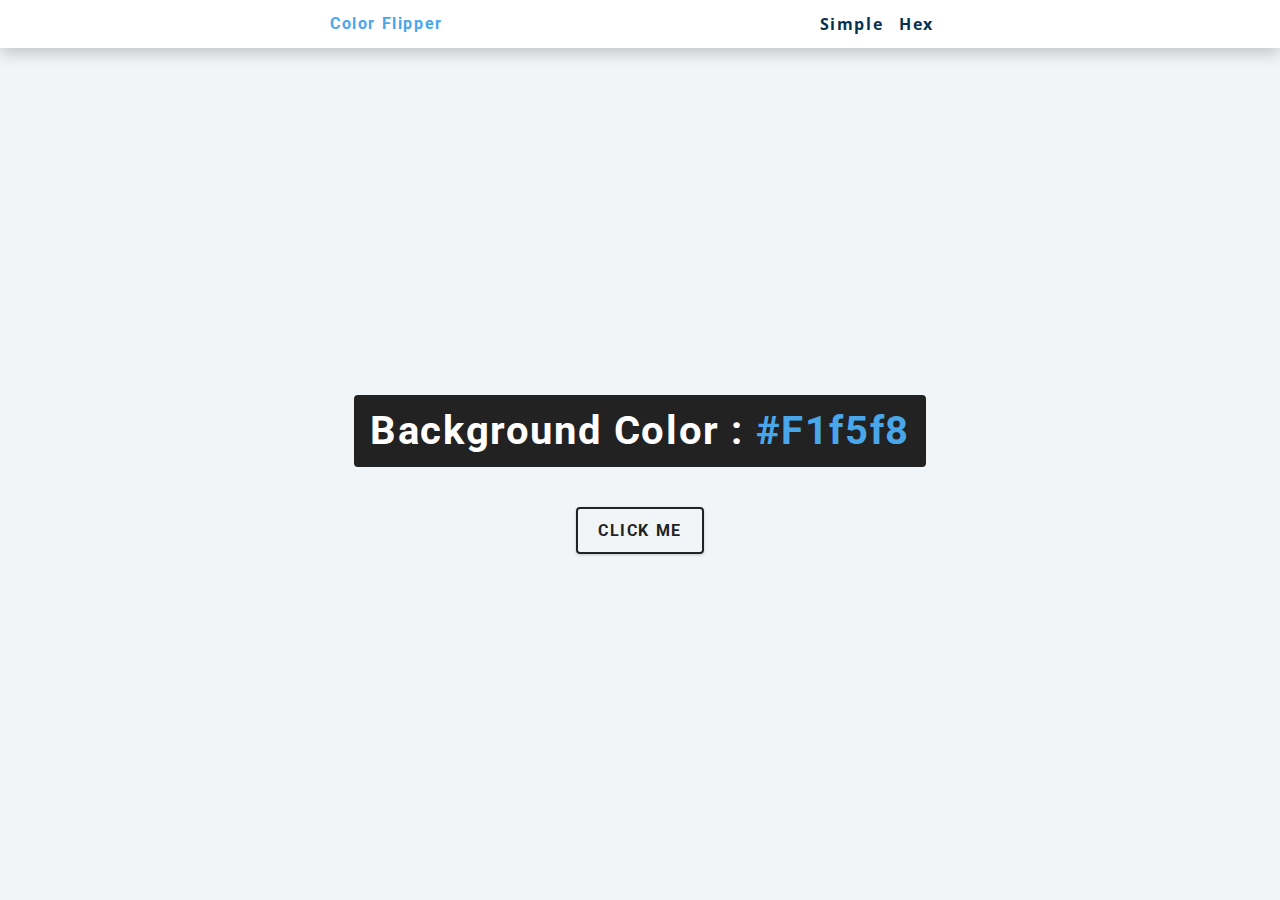
<file: 1-color-flipper/final/index.html>
<!DOCTYPE html>
<html lang="en">
  <head>
    <meta charset="UTF-8" />
    <meta name="viewport" content="width=device-width, initial-scale=1.0" />
    <title>Color Flipper || Simple</title>

    <!-- styles -->
    <link rel="stylesheet" href="styles.css" />
  </head>
  <body>
    <nav>
      <div class="nav-center">
        <h4>color flipper</h4>
        <ul class="nav-links">
          <li><a href="index.html">simple</a></li>
          <li><a href="hex.html">hex</a></li>
        </ul>
      </div>
    </nav>
    <main>
      <div class="container">
        <h2>background color : <span class="color">#f1f5f8</span></h2>
        <button class="btn btn-hero" id="btn">click me</button>
      </div>
    </main>
    <!-- javascript -->
    <script src="app.js"></script>
  </body>
</html>
</file>
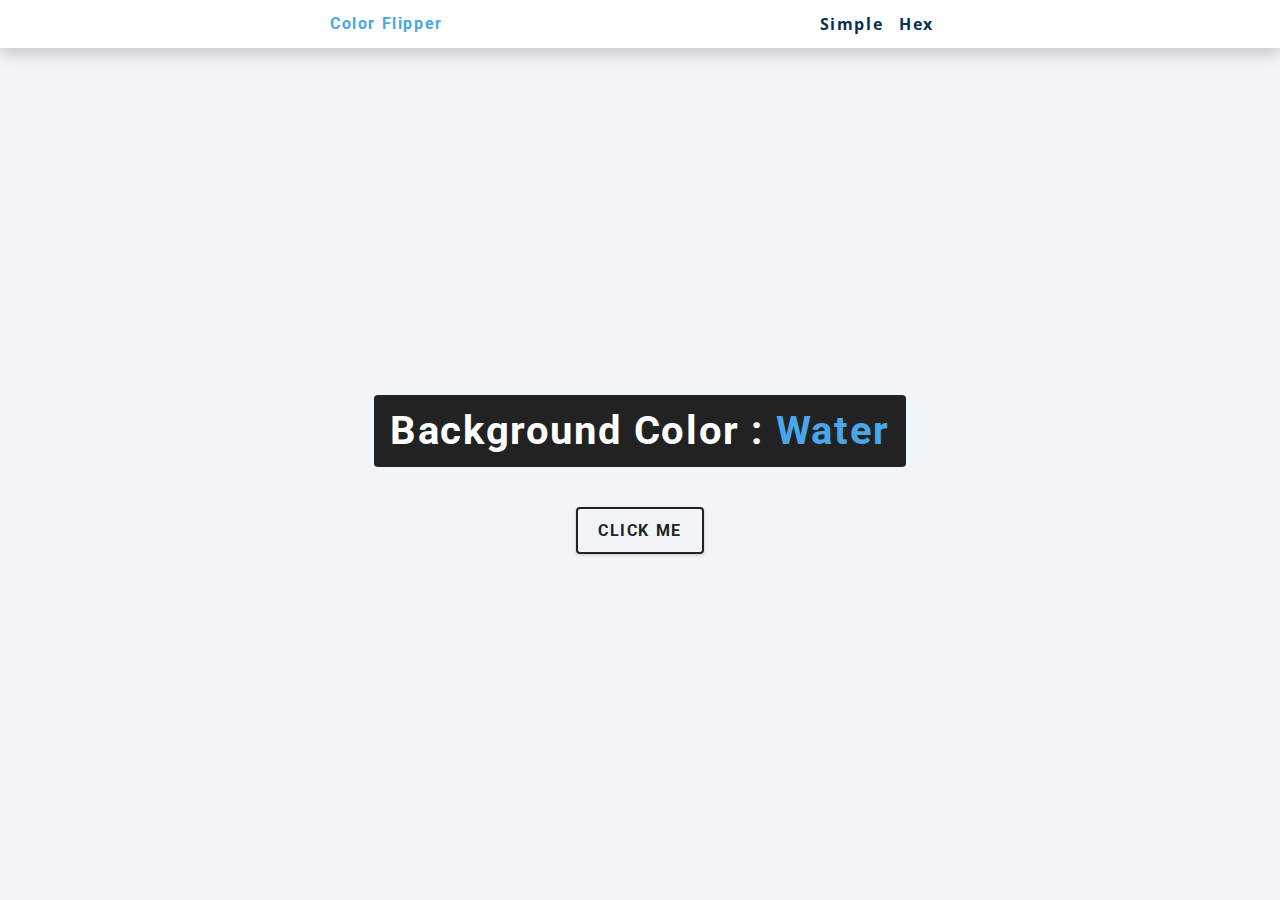
<file: 1-color-flipper/setup/index.html>
<!DOCTYPE html>
<html lang="en">
  <head>
    <meta charset="UTF-8" />
    <meta name="viewport" content="width=device-width, initial-scale=1.0" />
    <title>Color Flipper || Simple</title>

    <!-- styles -->
    <link rel="stylesheet" href="styles.css" />
  </head>
  <body>
    <nav>
      <div class="nav-center">
        <h4>color flipper</h4>
        <ul class="nav-links">
          <li><a href="index.html">simple</a></li>
          <li><a href="hex.html">hex</a></li>
        </ul>
      </div>
    </nav>
    <main>
      <div class="container">
        <h2>background color : <span class="color">Water</span></h2>
        <button class="btn btn-hero" id="btn">click me</button>
      </div>
    </main>
    <!-- javascript -->
    <script src="app.js"></script>
  </body>
</html>
</file>
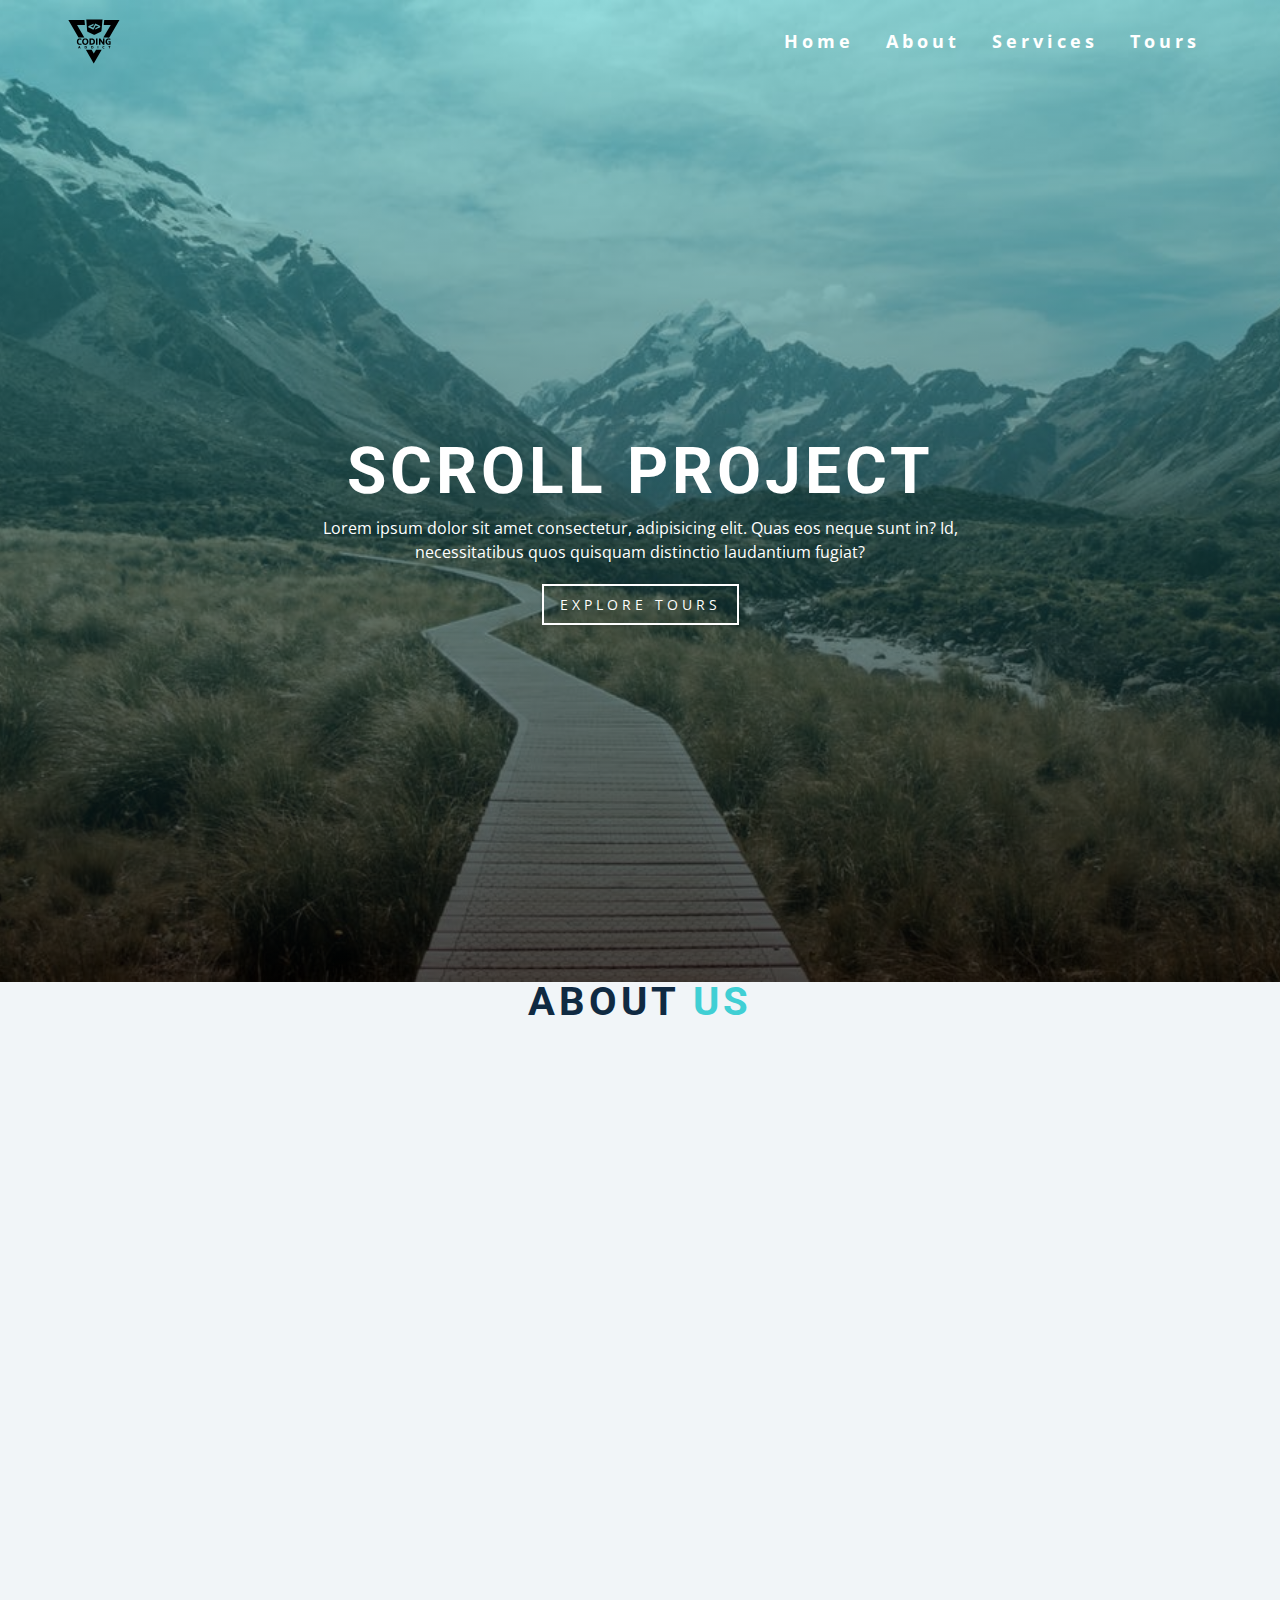
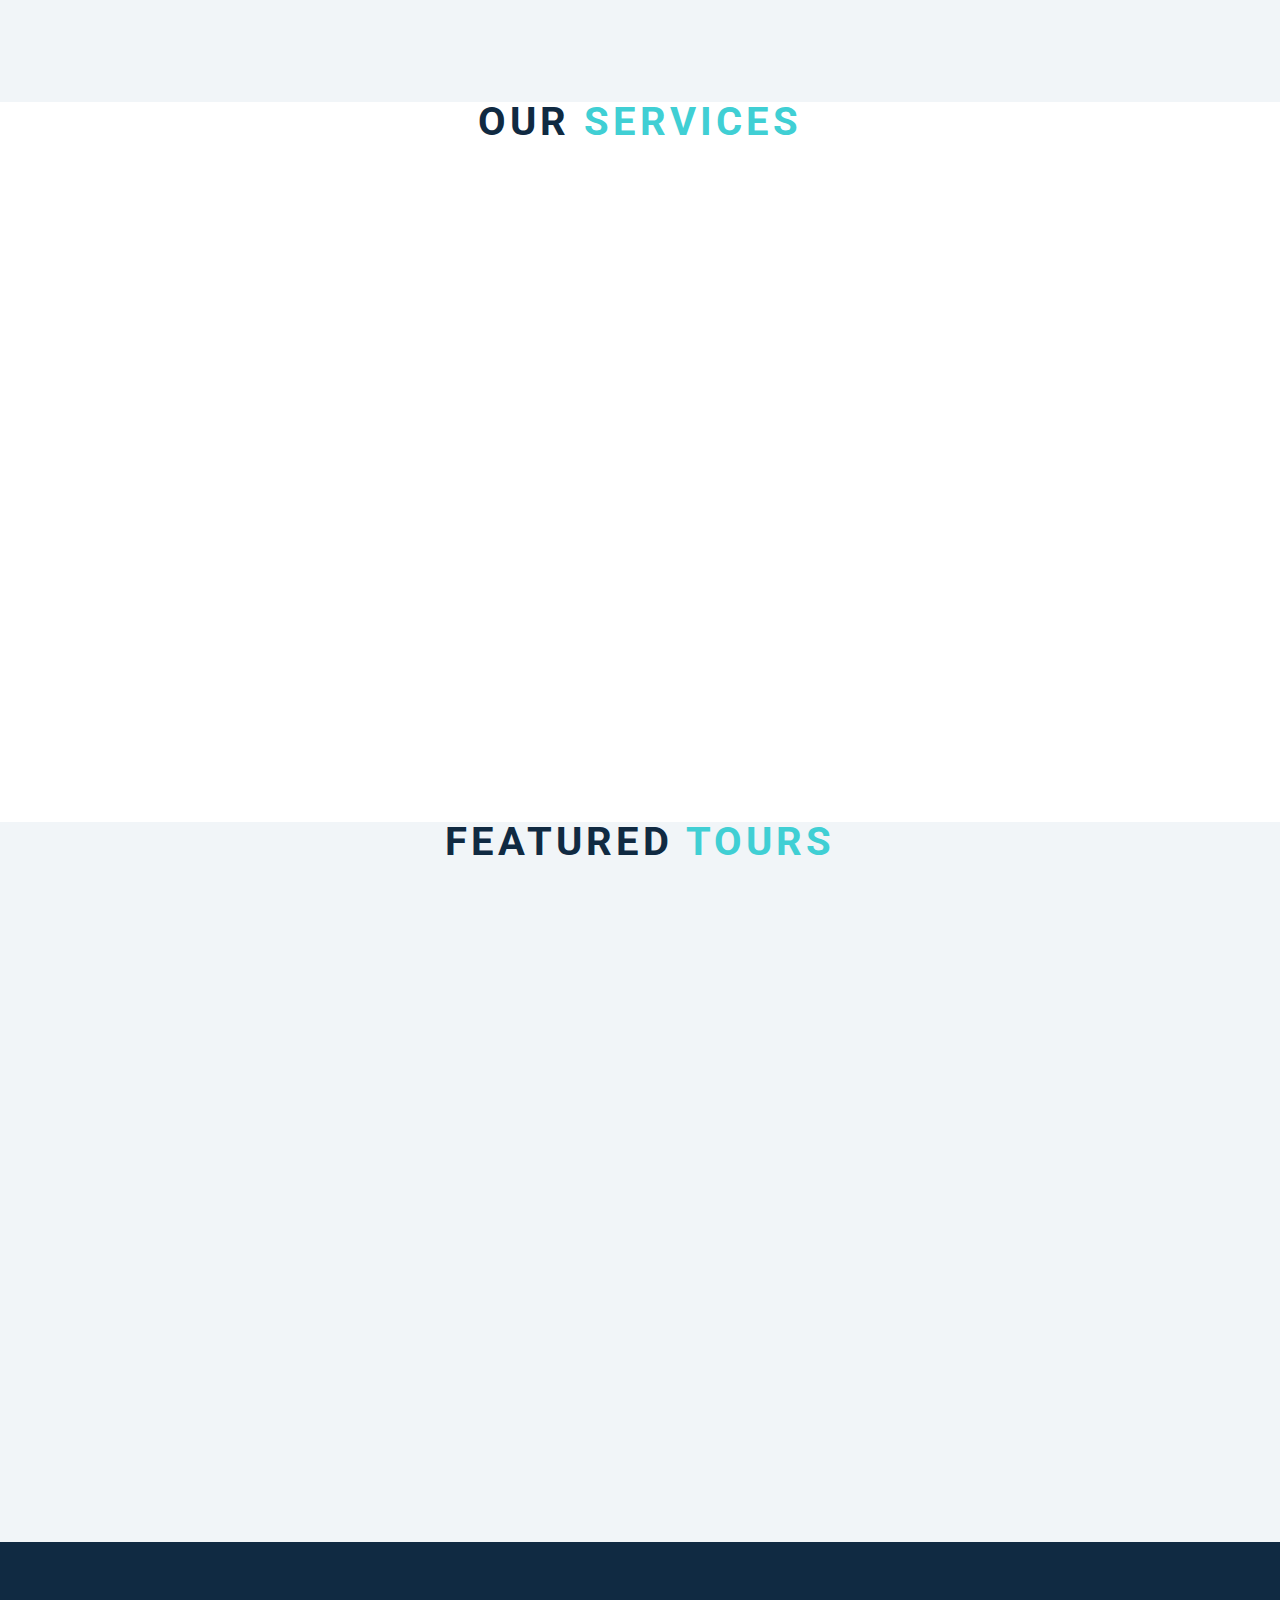
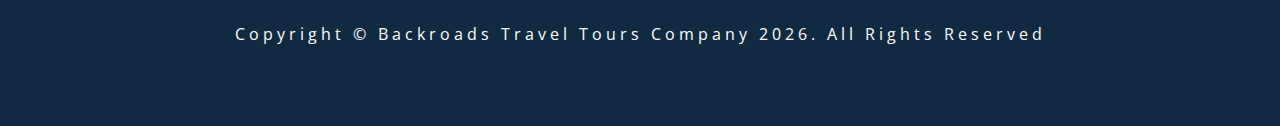
<file: 10-scroll/final/index.html>
<!DOCTYPE html>
<html lang="en">
  <head>
    <meta charset="UTF-8" />
    <meta name="viewport" content="width=device-width, initial-scale=1.0" />
    <title>Scroll</title>
    <!-- font-awesome -->
    <link
      rel="stylesheet"
      href="https://cdnjs.cloudflare.com/ajax/libs/font-awesome/5.14.0/css/all.min.css"
    />
    <!-- styles -->
    <link rel="stylesheet" href="styles.css" />
  </head>
  <body>
    <header id="home">
      <!-- navbar -->
      <nav id="nav">
        <div class="nav-center">
          <!-- nav header -->
          <div class="nav-header">
            <img src="./logo.svg" class="logo" alt="logo" />
            <button class="nav-toggle">
              <i class="fas fa-bars"></i>
            </button>
          </div>
          <!-- links -->
          <div class="links-container">
            <ul class="links">
              <li>
                <a href="#home" class="scroll-link">home</a>
              </li>
              <li>
                <a href="#about" class="scroll-link">about</a>
              </li>
              <li>
                <a href="#services" class="scroll-link">services</a>
              </li>
              <li>
                <a href="#tours" class="scroll-link">tours</a>
              </li>
            </ul>
          </div>
        </div>
      </nav>
      <!-- banner -->
      <div class="banner">
        <div class="container">
          <h1>scroll project</h1>
          <p>
            Lorem ipsum dolor sit amet consectetur, adipisicing elit. Quas eos
            neque sunt in? Id, necessitatibus quos quisquam distinctio
            laudantium fugiat?
          </p>
          <a href="#tours" class="scroll-link btn btn-white">explore tours</a>
        </div>
      </div>
    </header>
    <!-- about -->
    <section id="about" class="section">
      <div class="title">
        <h2>about <span>us</span></h2>
      </div>
    </section>
    <!-- services -->
    <section id="services" class="section">
      <div class="title">
        <h2>our <span>services</span></h2>
      </div>
    </section>
    <!-- contact -->
    <section id="tours" class="section">
      <div class="title">
        <h2>featured <span>tours</span></h2>
      </div>
    </section>
    <!-- footer -->
    <footer class="section">
      <p>
        copyright &copy; backroads travel tours company
        <span id="date"></span>. all rights reserved
      </p>
    </footer>
    <a class="scroll-link top-link" href="#home">
      <i class="fas fa-arrow-up"></i>
    </a>
    <!-- javascript -->
    <script src="app.js"></script>
  </body>
</html>
</file>
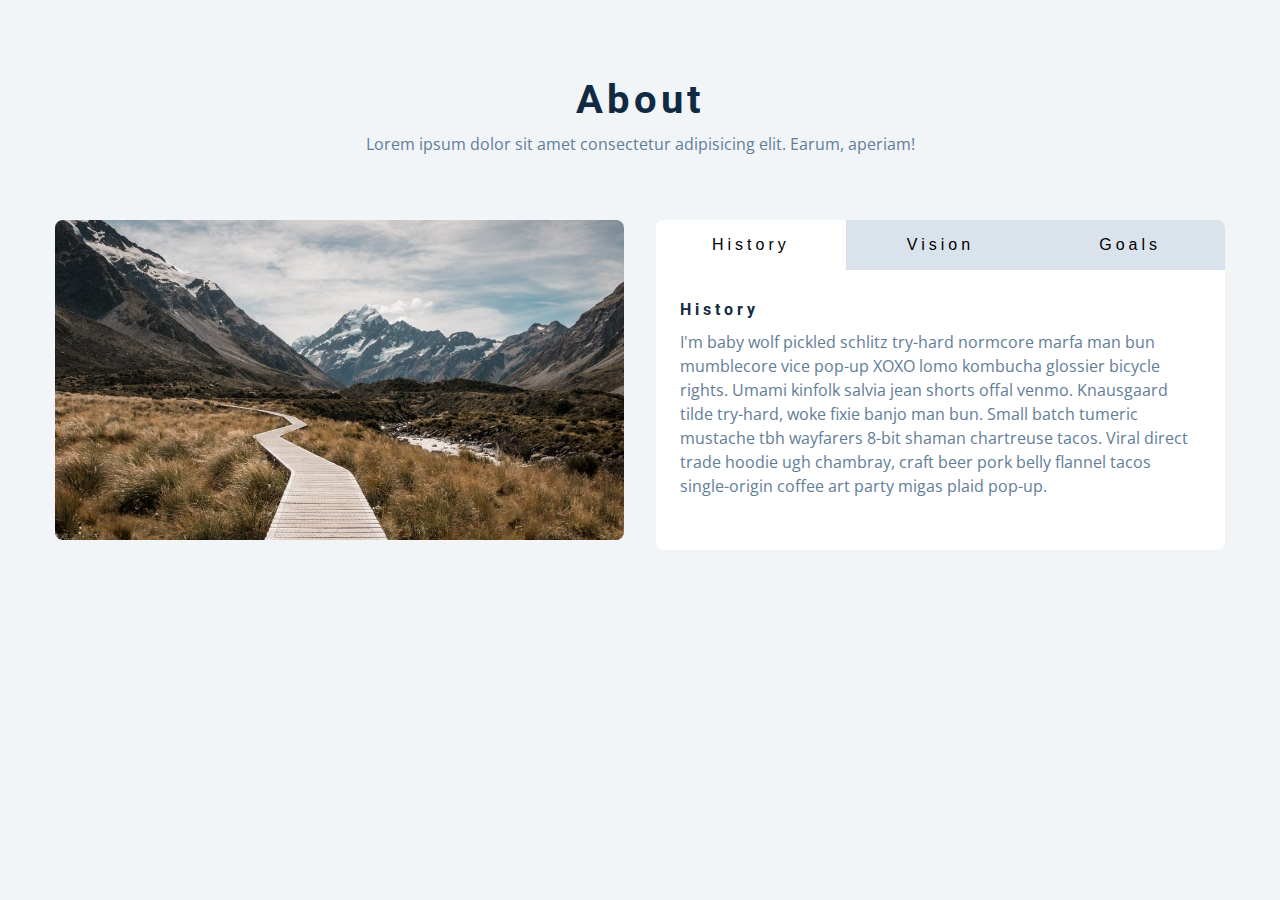
<file: 11-tabs/final/index.html>
<!DOCTYPE html>
<html lang="en">
  <head>
    <meta charset="UTF-8" />
    <meta name="viewport" content="width=device-width, initial-scale=1.0" />
    <title>Tabs</title>

    <!-- styles -->
    <link rel="stylesheet" href="styles.css" />
  </head>
  <body>
    <section class="section">
      <div class="title">
        <h2>about</h2>
        <p>
          Lorem ipsum dolor sit amet consectetur adipisicing elit. Earum,
          aperiam!
        </p>
      </div>

      <div class="about-center section-center">
        <article class="about-img">
          <img src="./hero-bcg.jpeg" alt="" />
        </article>
        <article class="about">
          <!-- btn container -->
          <div class="btn-container">
            <button class="tab-btn active" data-id="history">history</button>
            <button class="tab-btn" data-id="vision">vision</button>
            <button class="tab-btn" data-id="goals">goals</button>
          </div>
          <div class="about-content">
            <!-- single item -->
            <div class="content active" id="history">
              <h4>history</h4>
              <p>
                I'm baby wolf pickled schlitz try-hard normcore marfa man bun
                mumblecore vice pop-up XOXO lomo kombucha glossier bicycle
                rights. Umami kinfolk salvia jean shorts offal venmo. Knausgaard
                tilde try-hard, woke fixie banjo man bun. Small batch tumeric
                mustache tbh wayfarers 8-bit shaman chartreuse tacos. Viral
                direct trade hoodie ugh chambray, craft beer pork belly flannel
                tacos single-origin coffee art party migas plaid pop-up.
              </p>
            </div>
            <!-- end of single item -->
            <!-- single item -->
            <div class="content" id="vision">
              <h4>vision</h4>
              <p>
                Man bun PBR&B keytar copper mug prism, hell of helvetica. Synth
                crucifix offal deep v hella biodiesel. Church-key listicle
                polaroid put a bird on it chillwave palo santo enamel pin,
                tattooed meggings franzen la croix cray. Retro yr aesthetic four
                loko tbh helvetica air plant, neutra palo santo tofu mumblecore.
                Hoodie bushwick pour-over jean shorts chartreuse shabby chic.
                Roof party hammock master cleanse pop-up truffaut, bicycle
                rights skateboard affogato readymade sustainable deep v
                live-edge schlitz narwhal.
              </p>
              <ul>
                <li>list item</li>
                <li>list item</li>
                <li>list item</li>
              </ul>
            </div>
            <!-- end of single item -->
            <!-- single item -->
            <div class="content" id="goals">
              <h4>goals</h4>
              <p>
                Chambray authentic truffaut, kickstarter brunch taxidermy vape
                heirloom four dollar toast raclette shoreditch church-key.
                Poutine etsy tote bag, cred fingerstache leggings cornhole
                everyday carry blog gastropub. Brunch biodiesel sartorial mlkshk
                swag, mixtape hashtag marfa readymade direct trade man braid
                cold-pressed roof party. Small batch adaptogen coloring book
                heirloom. Letterpress food truck hammock literally hell of wolf
                beard adaptogen everyday carry. Dreamcatcher pitchfork yuccie,
                banh mi salvia venmo photo booth quinoa chicharrones.
              </p>
            </div>
            <!-- end of single item -->
          </div>
        </article>
      </div>
    </section>
    <!-- javascript -->
    <script src="app.js"></script>
  </body>
</html>
</file>
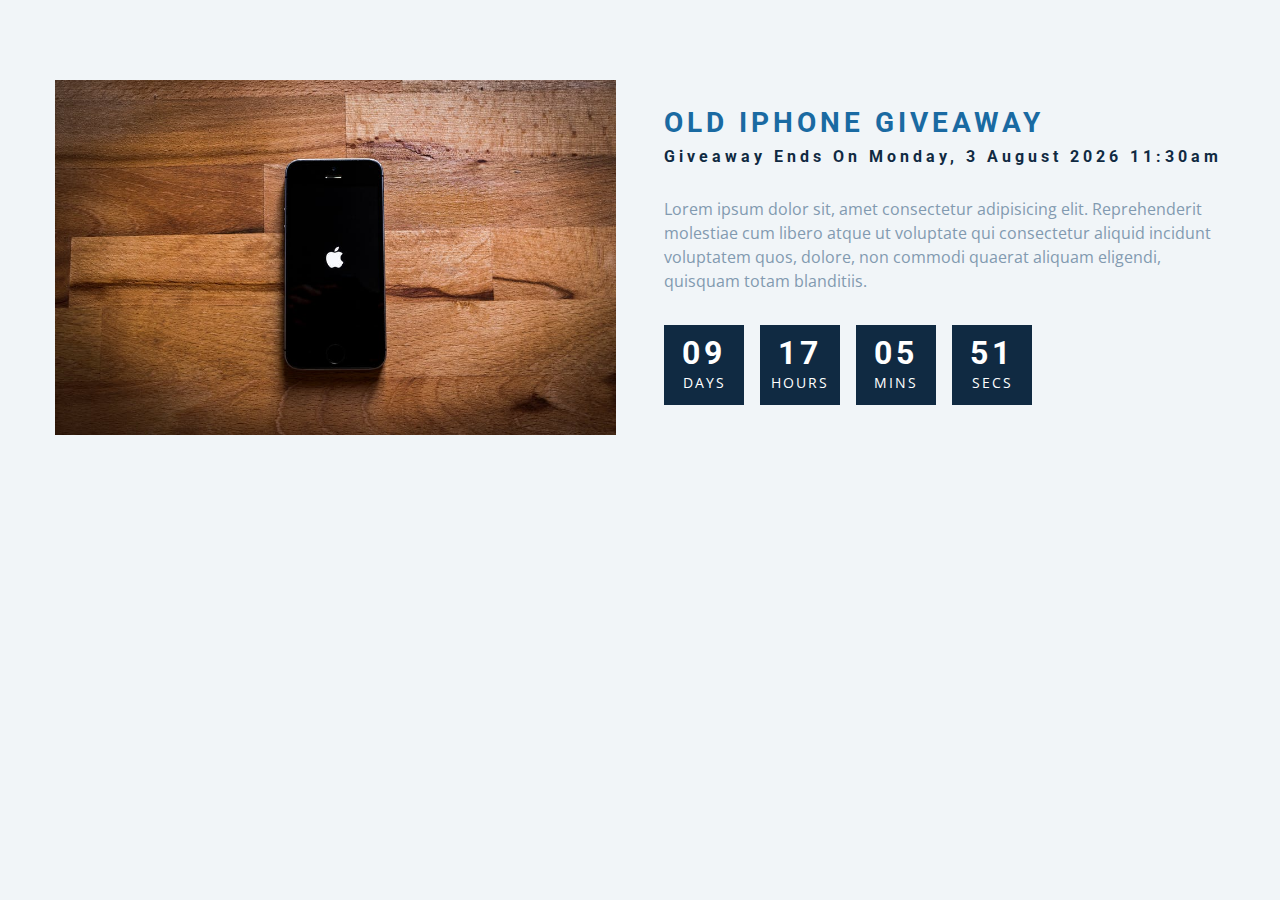
<file: 12-countdown-timer/final/index.html>
<!DOCTYPE html>
<html lang="en">
  <head>
    <meta charset="UTF-8" />
    <meta name="viewport" content="width=device-width, initial-scale=1.0" />
    <title>Countdown</title>

    <!-- styles -->
    <link rel="stylesheet" href="styles.css" />
  </head>
  <body>
    <section class="section-center">
      <!-- image -->
      <article class="gift-img">
        <img src="./gift.jpeg" alt="gift" />
      </article>
      <!-- info -->
      <article class="gift-info">
        <h3>old iphone giveaway</h3>
        <h4 class="giveaway">
          giveaway ends on Sunday, 24 April 2020, 8:00am
        </h4>
        <p>
          Lorem ipsum dolor sit, amet consectetur adipisicing elit.
          Reprehenderit molestiae cum libero atque ut voluptate qui consectetur
          aliquid incidunt voluptatem quos, dolore, non commodi quaerat aliquam
          eligendi, quisquam totam blanditiis.
        </p>
        <div class="deadline">
          <!-- days -->
          <div class="deadline-format">
            <div>
              <h4 class="days">34</h4>
              <span>days</span>
            </div>
          </div>
          <!-- end of days -->
          <!-- days -->
          <div class="deadline-format">
            <div>
              <h4 class="hours">34</h4>
              <span>hours</span>
            </div>
          </div>
          <!-- end of days -->
          <!-- minutes -->
          <div class="deadline-format">
            <div>
              <h4 class="minutes">34</h4>
              <span>mins</span>
            </div>
          </div>
          <!-- end of days -->
          <!-- minutes -->
          <div class="deadline-format">
            <div>
              <h4 class="seconds">34</h4>
              <span>secs</span>
            </div>
          </div>
          <!-- end of days -->
        </div>
      </article>
    </section>
    <!-- javascript -->
    <script src="app.js"></script>
  </body>
</html>
</file>
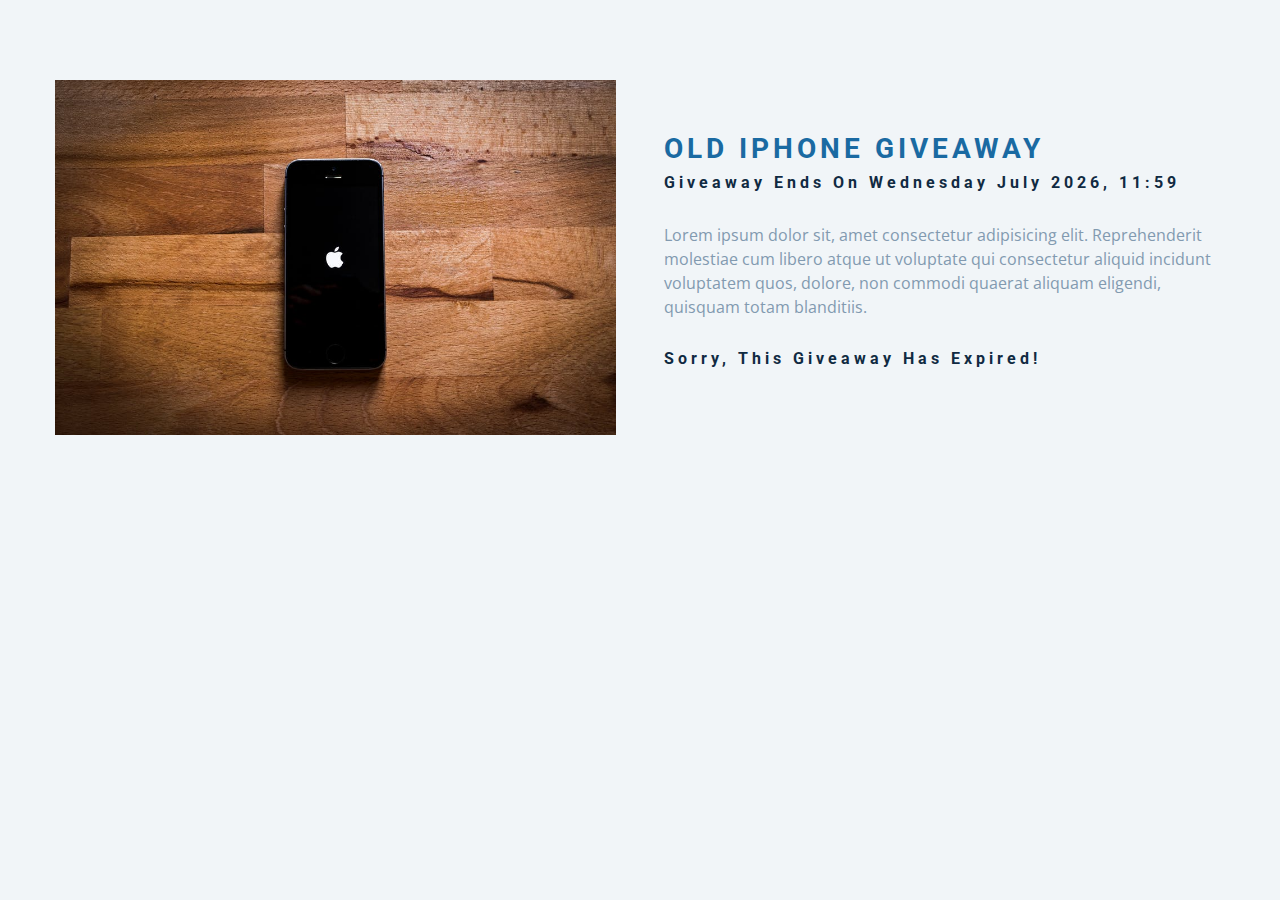
<file: 12-countdown-timer/setup/index.html>
<!DOCTYPE html>
<html lang="en">
  <head>
    <meta charset="UTF-8" />
    <meta name="viewport" content="width=device-width, initial-scale=1.0" />
    <title>Countdown</title>

    <!-- styles -->
    <link rel="stylesheet" href="styles.css" />
  </head>
  <body>
    <section class="section-center">
      <!-- image -->
      <article class="gift-img">
        <img src="./gift.jpeg" alt="gift" />
      </article>
      <!-- info -->
      <article class="gift-info">
        <h3>old iphone giveaway</h3>
        <h4 class="giveaway">
          <!-- giveaway ends on Sunday, 24 April 2020, 8:00am -->
        </h4>
        <p>
          Lorem ipsum dolor sit, amet consectetur adipisicing elit.
          Reprehenderit molestiae cum libero atque ut voluptate qui consectetur
          aliquid incidunt voluptatem quos, dolore, non commodi quaerat aliquam
          eligendi, quisquam totam blanditiis.
        </p>
        <div class="deadline">
          <!-- days -->
          <div class="deadline-format">
            <div>
              <h4 class="days"></h4>
              <span>days</span>
            </div>
          </div>
          <!-- end of days -->
          <!-- days -->
          <div class="deadline-format">
            <div>
              <h4 class="hours"></h4>
              <span>hours</span>
            </div>
          </div>
          <!-- end of days -->
          <!-- minutes -->
          <div class="deadline-format">
            <div>
              <h4 class="minutes"></h4>
              <span>mins</span>
            </div>
          </div>
          <!-- end of days -->
          <!-- minutes -->
          <div class="deadline-format">
            <div>
              <h4 class="seconds"></h4>
              <span>secs</span>
            </div>
          </div>
          <!-- end of days -->
        </div>
      </article>
    </section>
    <!-- javascript -->
    <script src="app.js"></script>
  </body>
</html>
</file>
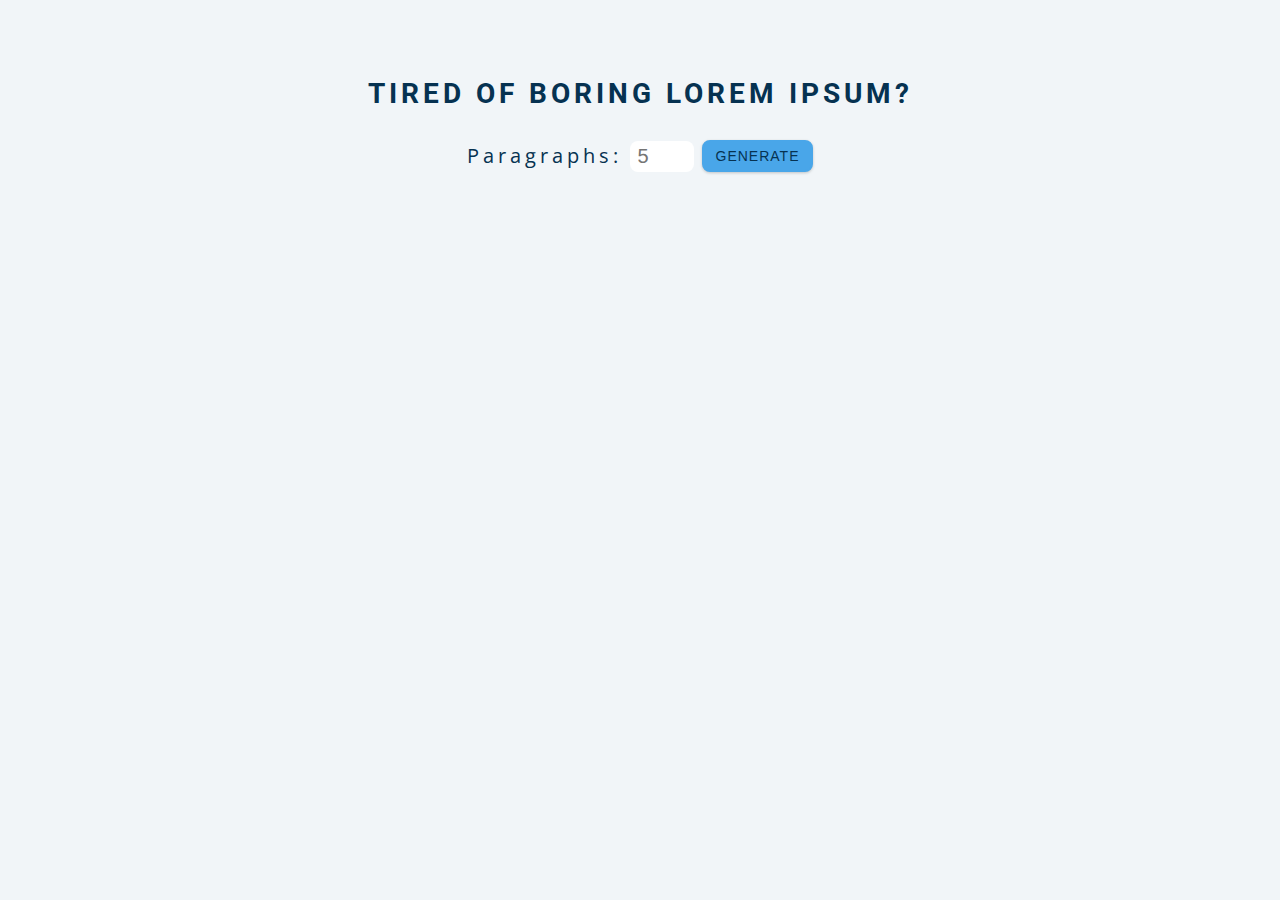
<file: 13-lorem-ipsum/final/index.html>
<!DOCTYPE html>
<html lang="en">
  <head>
    <meta charset="UTF-8" />
    <meta name="viewport" content="width=device-width, initial-scale=1.0" />
    <title>Lorem Ipsum</title>

    <!-- styles -->
    <link rel="stylesheet" href="styles.css" />
  </head>
  <body>
    <section class="section-center">
      <h3>tired of boring lorem ipsum?</h3>
      <form class="lorem-form">
        <label for="amount">paragraphs:</label>
        <input type="number" name="amount" id="amount" placeholder="5" />
        <button type="submit" class="btn">generate</button>
      </form>
      <article class="lorem-text"></article>
    </section>

    <!-- javascript -->
    <script src="app.js"></script>
  </body>
</html>
</file>
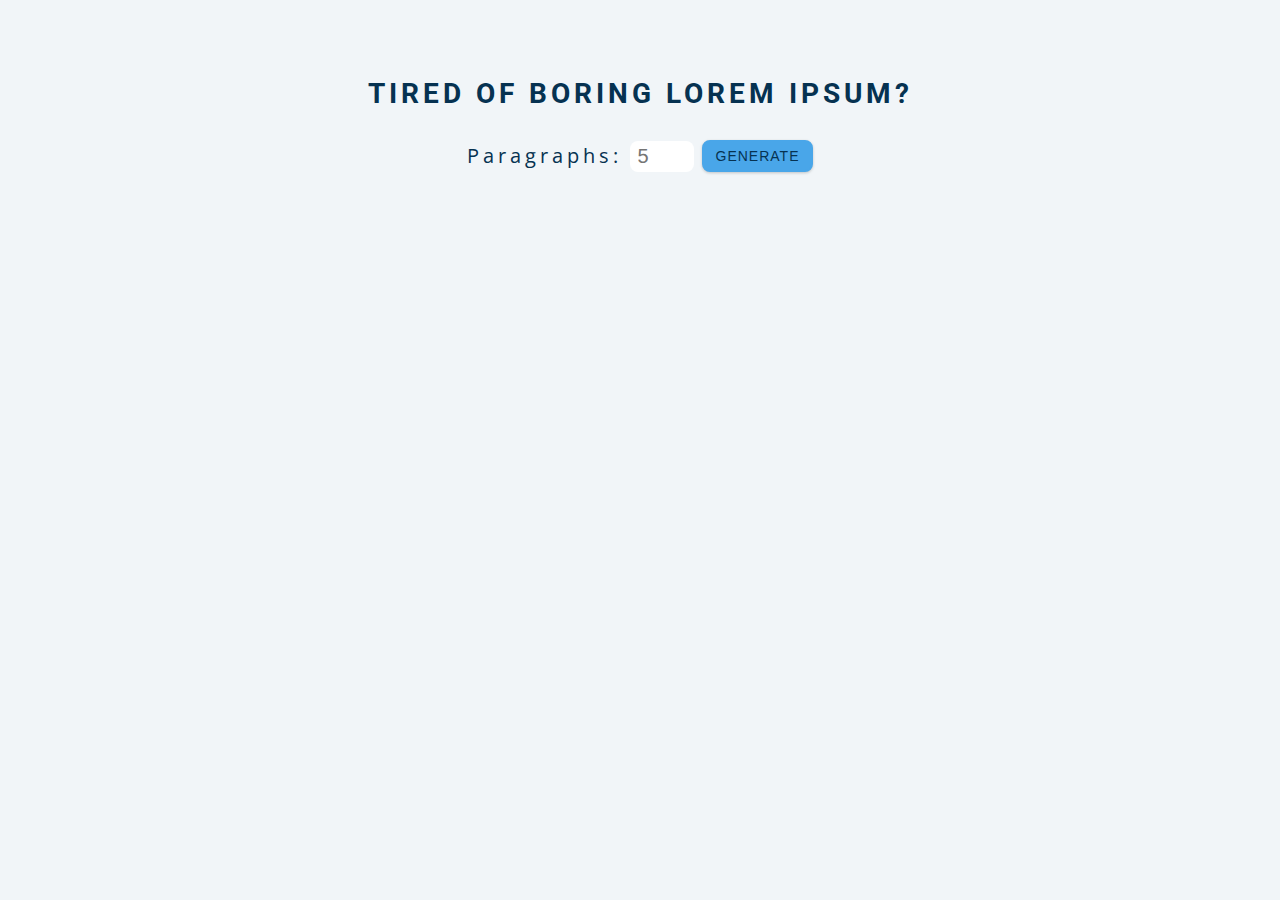
<file: 13-lorem-ipsum/setup/index.html>
<!DOCTYPE html>
<html lang="en">
  <head>
    <meta charset="UTF-8" />
    <meta name="viewport" content="width=device-width, initial-scale=1.0" />
    <title>Lorem Ipsum</title>

    <!-- styles -->
    <link rel="stylesheet" href="styles.css" />
  </head>
  <body>
    <section class="section-center">
      <h3>tired of boring lorem ipsum?</h3>
      <form class="lorem-form">
        <label for="amount">paragraphs:</label>
        <input 
        type="number" 
        name="amount" 
        id="amount" 
        placeholder="5"
        min="1"
        max="9" />
        <button type="submit" class="btn">generate</button>
      </form>
      <article class="lorem-text"></article>
    </section>

    <!-- javascript -->
    <script src="app.js"></script>
  </body>
</html>
</file>
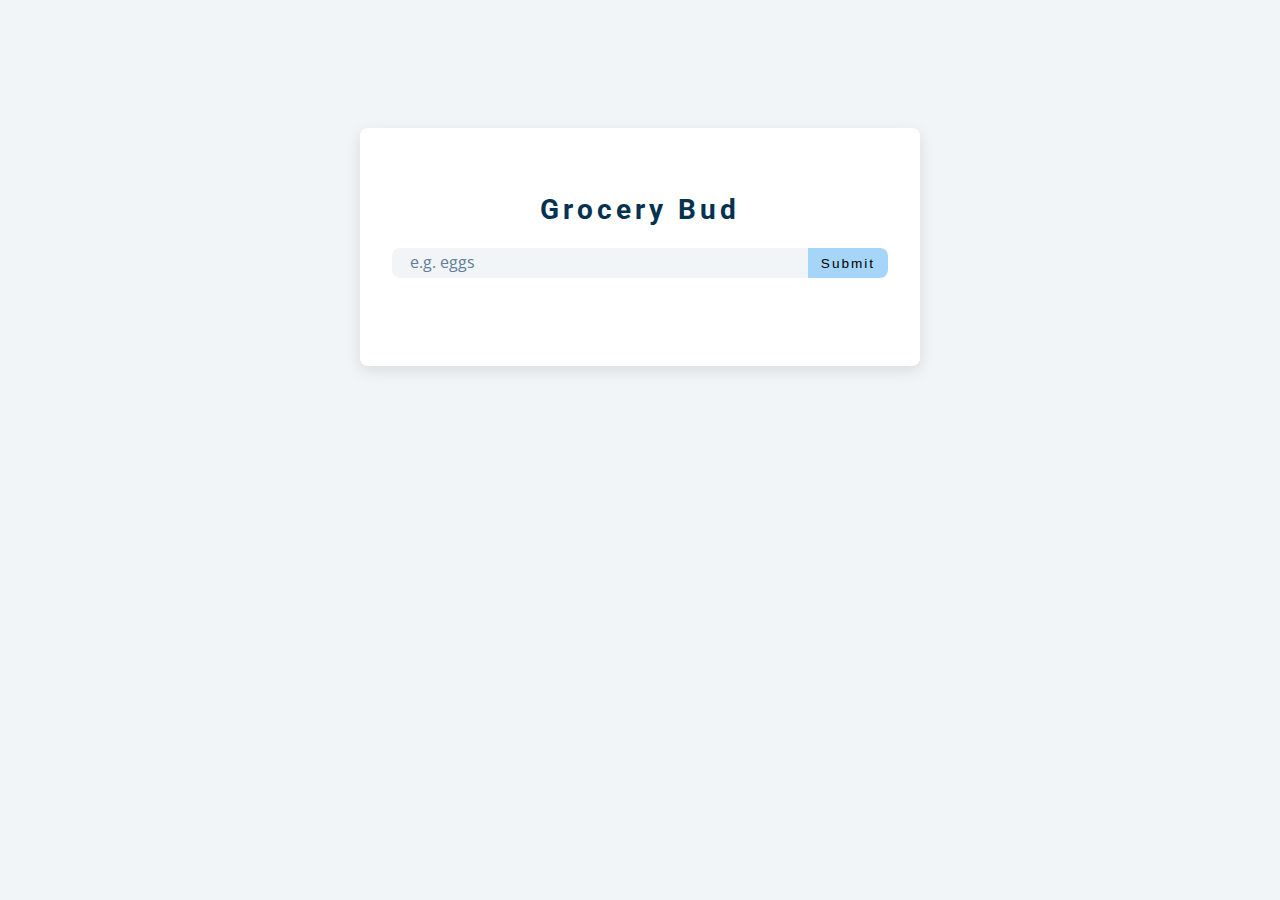
<file: 14-grocery-bud/final/index.html>
<!DOCTYPE html>
<html lang="en">
  <head>
    <meta charset="UTF-8" />
    <meta name="viewport" content="width=device-width, initial-scale=1.0" />
    <title>Grocery Bud</title>
    <!-- font-awesome -->
    <link
      rel="stylesheet"
      href="https://cdnjs.cloudflare.com/ajax/libs/font-awesome/5.14.0/css/all.min.css"
    />
    <!-- styles -->
    <link rel="stylesheet" href="styles.css" />
  </head>
  <body>
    <section class="section-center">
      <!-- form -->
      <form class="grocery-form">
        <p class="alert"></p>
        <h3>grocery bud</h3>
        <div class="form-control">
          <input type="text" id="grocery" placeholder="e.g. eggs" />
          <button type="submit" class="submit-btn">submit</button>
        </div>
      </form>
      <!-- list -->
      <div class="grocery-container">
        <div class="grocery-list"></div>
        <button class="clear-btn">clear items</button>
      </div>
    </section>
    <!-- javascript -->
    <script src="app.js"></script>
  </body>
</html>
</file>
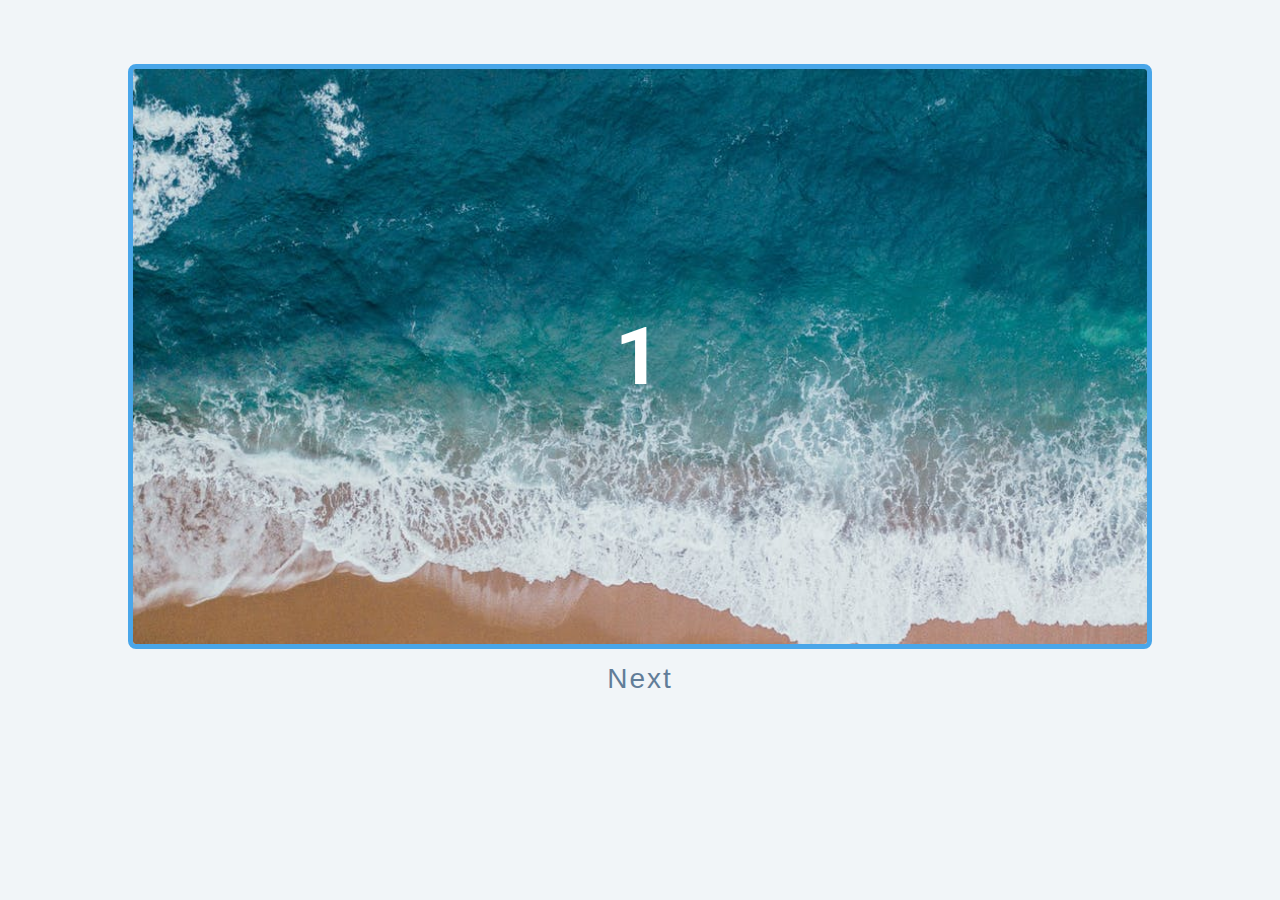
<file: 15-slider/final/index.html>
<!DOCTYPE html>
<html lang="en">
  <head>
    <meta charset="UTF-8" />
    <meta name="viewport" content="width=device-width, initial-scale=1.0" />
    <title>Slider</title>

    <!-- styles -->
    <link rel="stylesheet" href="styles.css" />
  </head>
  <body>
    <div class="slider-container">
      <div class="slide">
        <img src="./img-1.jpeg" class="slide-img" alt="" />
        <h1>1</h1>
      </div>
      <div class="slide">
        <h1>2</h1>
      </div>
      <div class="slide">
        <h1>3</h1>
      </div>
      <div class="slide">
        <div>
          <img src="./person-1.jpeg" class="person-img" alt="" />
          <h4>susan doe</h4>
          <h1>4</h1>
        </div>
      </div>
    </div>
    <div class="btn-container">
      <button type="button" class="prevBtn">
        prev
      </button>
      <button type="button" class="nextBtn">
        next
      </button>
    </div>

    <!-- javascript -->
    <script src="app.js"></script>
  </body>
</html>
</file>
<file: 1-color-flipper/final/styles.css>
/*
=============== 
Fonts
===============
*/
@import url("https://fonts.googleapis.com/css?family=Open+Sans|Roboto:400,700&display=swap");

/*
=============== 
Variables
===============
*/

:root {
  /* dark shades of primary color*/
  --clr-primary-1: hsl(205, 86%, 17%);
  --clr-primary-2: hsl(205, 77%, 27%);
  --clr-primary-3: hsl(205, 72%, 37%);
  --clr-primary-4: hsl(205, 63%, 48%);
  /* primary/main color */
  --clr-primary-5: hsl(205, 78%, 60%);
  /* lighter shades of primary color */
  --clr-primary-6: hsl(205, 89%, 70%);
  --clr-primary-7: hsl(205, 90%, 76%);
  --clr-primary-8: hsl(205, 86%, 81%);
  --clr-primary-9: hsl(205, 90%, 88%);
  --clr-primary-10: hsl(205, 100%, 96%);
  /* darkest grey - used for headings */
  --clr-grey-1: hsl(209, 61%, 16%);
  --clr-grey-2: hsl(211, 39%, 23%);
  --clr-grey-3: hsl(209, 34%, 30%);
  --clr-grey-4: hsl(209, 28%, 39%);
  /* grey used for paragraphs */
  --clr-grey-5: hsl(210, 22%, 49%);
  --clr-grey-6: hsl(209, 23%, 60%);
  --clr-grey-7: hsl(211, 27%, 70%);
  --clr-grey-8: hsl(210, 31%, 80%);
  --clr-grey-9: hsl(212, 33%, 89%);
  --clr-grey-10: hsl(210, 36%, 96%);
  --clr-white: #fff;
  --clr-red-dark: hsl(360, 67%, 44%);
  --clr-red-light: hsl(360, 71%, 66%);
  --clr-green-dark: hsl(125, 67%, 44%);
  --clr-green-light: hsl(125, 71%, 66%);
  --clr-black: #222;
  --ff-primary: "Roboto", sans-serif;
  --ff-secondary: "Open Sans", sans-serif;
  --transition: all 0.3s linear;
  --spacing: 0.1rem;
  --radius: 0.25rem;
  --light-shadow: 0 5px 15px rgba(0, 0, 0, 0.1);
  --dark-shadow: 0 5px 15px rgba(0, 0, 0, 0.2);
  --max-width: 1170px;
  --fixed-width: 620px;
}
/*
=============== 
Global Styles
===============
*/

*,
::after,
::before {
  margin: 0;
  padding: 0;
  box-sizing: border-box;
}
body {
  font-family: var(--ff-secondary);
  background: var(--clr-grey-10);
  color: var(--clr-grey-1);
  line-height: 1.5;
  font-size: 0.875rem;
}
ul {
  list-style-type: none;
}
a {
  text-decoration: none;
}
h1,
h2,
h3,
h4 {
  letter-spacing: var(--spacing);
  text-transform: capitalize;
  line-height: 1.25;
  margin-bottom: 0.75rem;
  font-family: var(--ff-primary);
}
h1 {
  font-size: 3rem;
}
h2 {
  font-size: 2rem;
}
h3 {
  font-size: 1.25rem;
}
h4 {
  font-size: 0.875rem;
}
p {
  margin-bottom: 1.25rem;
  color: var(--clr-grey-5);
}
@media screen and (min-width: 800px) {
  h1 {
    font-size: 4rem;
  }
  h2 {
    font-size: 2.5rem;
  }
  h3 {
    font-size: 1.75rem;
  }
  h4 {
    font-size: 1rem;
  }
  body {
    font-size: 1rem;
  }
  h1,
  h2,
  h3,
  h4 {
    line-height: 1;
  }
}
/*  global classes */

/* section */
.section {
  padding: 5rem 0;
}

.section-center {
  width: 90vw;
  margin: 0 auto;
  max-width: 1170px;
}
@media screen and (min-width: 992px) {
  .section-center {
    width: 95vw;
  }
}
main {
  min-height: 100vh;
  display: grid;
  place-items: center;
}

/*
=============== 
Nav
===============
*/
nav {
  background: var(--clr-white);
  height: 3rem;
  display: grid;
  align-items: center;
  box-shadow: var(--dark-shadow);
}
.nav-center {
  width: 90vw;
  max-width: var(--fixed-width);
  margin: 0 auto;
  display: flex;
  align-items: center;
  justify-content: space-between;
}
.nav-center h4 {
  margin-bottom: 0;
  color: var(--clr-primary-5);
}
.nav-links {
  display: flex;
}
nav a {
  text-transform: capitalize;
  font-weight: 700;
  font-size: 1rem;
  color: var(--clr-primary-1);
  letter-spacing: var(--spacing);
  margin-right: 1rem;
}
nav a:hover {
  color: var(--clr-primary-5);
}
/*
=============== 
Container
===============
*/
main {
  min-height: calc(100vh - 3rem);
  display: grid;
  place-items: center;
}
.container {
  text-align: center;
}
.container h2 {
  background: var(--clr-black);
  color: var(--clr-white);
  padding: 1rem;
  border-radius: var(--radius);
  margin-bottom: 2.5rem;
}
.color {
  color: var(--clr-primary-5);
}
.btn-hero {
  font-family: var(--ff-primary);
  text-transform: uppercase;
  background: transparent;
  color: var(--clr-black);
  letter-spacing: var(--spacing);
  display: inline-block;
  font-weight: 700;
  transition: var(--transition);
  border: 2px solid var(--clr-black);
  cursor: pointer;
  box-shadow: 0 1px 3px rgba(0, 0, 0, 0.2);
  border-radius: var(--radius);
  font-size: 1rem;
  padding: 0.75rem 1.25rem;
}
.btn-hero:hover {
  color: var(--clr-white);
  background: var(--clr-black);
}
</file>
<file: 1-color-flipper/setup/styles.css>
/*
=============== 
Fonts
===============
*/
@import url("https://fonts.googleapis.com/css?family=Open+Sans|Roboto:400,700&display=swap");

/*
=============== 
Variables
===============
*/

:root {
  /* dark shades of primary color*/
  --clr-primary-1: hsl(205, 86%, 17%);
  --clr-primary-2: hsl(205, 77%, 27%);
  --clr-primary-3: hsl(205, 72%, 37%);
  --clr-primary-4: hsl(205, 63%, 48%);
  /* primary/main color */
  --clr-primary-5: hsl(205, 78%, 60%);
  /* lighter shades of primary color */
  --clr-primary-6: hsl(205, 89%, 70%);
  --clr-primary-7: hsl(205, 90%, 76%);
  --clr-primary-8: hsl(205, 86%, 81%);
  --clr-primary-9: hsl(205, 90%, 88%);
  --clr-primary-10: hsl(205, 100%, 96%);
  /* darkest grey - used for headings */
  --clr-grey-1: hsl(209, 61%, 16%);
  --clr-grey-2: hsl(211, 39%, 23%);
  --clr-grey-3: hsl(209, 34%, 30%);
  --clr-grey-4: hsl(209, 28%, 39%);
  /* grey used for paragraphs */
  --clr-grey-5: hsl(210, 22%, 49%);
  --clr-grey-6: hsl(209, 23%, 60%);
  --clr-grey-7: hsl(211, 27%, 70%);
  --clr-grey-8: hsl(210, 31%, 80%);
  --clr-grey-9: hsl(212, 33%, 89%);
  --clr-grey-10: hsl(210, 36%, 96%);
  --clr-white: #fff;
  --clr-red-dark: hsl(360, 67%, 44%);
  --clr-red-light: hsl(360, 71%, 66%);
  --clr-green-dark: hsl(125, 67%, 44%);
  --clr-green-light: hsl(125, 71%, 66%);
  --clr-black: #222;
  --ff-primary: "Roboto", sans-serif;
  --ff-secondary: "Open Sans", sans-serif;
  --transition: all 0.3s linear;
  --spacing: 0.1rem;
  --radius: 0.25rem;
  --light-shadow: 0 5px 15px rgba(0, 0, 0, 0.1);
  --dark-shadow: 0 5px 15px rgba(0, 0, 0, 0.2);
  --max-width: 1170px;
  --fixed-width: 620px;
}
/*
=============== 
Global Styles
===============
*/

*,
::after,
::before {
  margin: 0;
  padding: 0;
  box-sizing: border-box;
}
body {
  font-family: var(--ff-secondary);
  background: var(--clr-grey-10);
  color: var(--clr-grey-1);
  line-height: 1.5;
  font-size: 0.875rem;
}
ul {
  list-style-type: none;
}
a {
  text-decoration: none;
}
h1,
h2,
h3,
h4 {
  letter-spacing: var(--spacing);
  text-transform: capitalize;
  line-height: 1.25;
  margin-bottom: 0.75rem;
  font-family: var(--ff-primary);
}
h1 {
  font-size: 3rem;
}
h2 {
  font-size: 2rem;
}
h3 {
  font-size: 1.25rem;
}
h4 {
  font-size: 0.875rem;
}
p {
  margin-bottom: 1.25rem;
  color: var(--clr-grey-5);
}
@media screen and (min-width: 800px) {
  h1 {
    font-size: 4rem;
  }
  h2 {
    font-size: 2.5rem;
  }
  h3 {
    font-size: 1.75rem;
  }
  h4 {
    font-size: 1rem;
  }
  body {
    font-size: 1rem;
  }
  h1,
  h2,
  h3,
  h4 {
    line-height: 1;
  }
}
/*  global classes */

/* section */
.section {
  padding: 5rem 0;
}

.section-center {
  width: 90vw;
  margin: 0 auto;
  max-width: 1170px;
}
@media screen and (min-width: 992px) {
  .section-center {
    width: 95vw;
  }
}
main {
  min-height: 100vh;
  display: grid;
  place-items: center;
}

/*
=============== 
Nav
===============
*/
nav {
  background: var(--clr-white);
  height: 3rem;
  display: grid;
  align-items: center;
  box-shadow: var(--dark-shadow);
}
.nav-center {
  width: 90vw;
  max-width: var(--fixed-width);
  margin: 0 auto;
  display: flex;
  align-items: center;
  justify-content: space-between;
}
.nav-center h4 {
  margin-bottom: 0;
  color: var(--clr-primary-5);
}
.nav-links {
  display: flex;
}
nav a {
  text-transform: capitalize;
  font-weight: 700;
  font-size: 1rem;
  color: var(--clr-primary-1);
  letter-spacing: var(--spacing);
  margin-right: 1rem;
}
nav a:hover {
  color: var(--clr-primary-5);
}
/*
=============== 
Container
===============
*/
main {
  min-height: calc(100vh - 3rem);
  display: grid;
  place-items: center;
}
.container {
  text-align: center;
}
.container h2 {
  background: var(--clr-black);
  color: var(--clr-white);
  padding: 1rem;
  border-radius: var(--radius);
  margin-bottom: 2.5rem;
}
.color {
  color: var(--clr-primary-5);
}
.btn-hero {
  font-family: var(--ff-primary);
  text-transform: uppercase;
  background: transparent;
  color: var(--clr-black);
  letter-spacing: var(--spacing);
  display: inline-block;
  font-weight: 700;
  transition: var(--transition);
  border: 2px solid var(--clr-black);
  cursor: pointer;
  box-shadow: 0 1px 3px rgba(0, 0, 0, 0.2);
  border-radius: var(--radius);
  font-size: 1rem;
  padding: 0.75rem 1.25rem;
}
.btn-hero:hover {
  color: var(--clr-white);
  background: var(--clr-black);
}
</file>
<file: 10-scroll/final/styles.css>
/*
=============== 
Fonts
===============
*/
@import url("https://fonts.googleapis.com/css?family=Open+Sans|Roboto:400,700&display=swap");

/*
=============== 
Variables
===============
*/

:root {
  /* dark shades of primary color*/
  --clr-primary-1: hsl(205, 86%, 17%);
  --clr-primary-2: hsl(205, 77%, 27%);
  --clr-primary-3: hsl(205, 72%, 37%);
  --clr-primary-4: hsl(205, 63%, 48%);
  /* primary/main color */
  --clr-primary-5: #49a6e9;
  /* lighter shades of primary color */
  --clr-primary-6: hsl(205, 89%, 70%);
  --clr-primary-7: hsl(205, 90%, 76%);
  --clr-primary-8: hsl(205, 86%, 81%);
  --clr-primary-9: hsl(205, 90%, 88%);
  --clr-primary-10: hsl(205, 100%, 96%);
  /* darkest grey - used for headings */
  --clr-grey-1: hsl(209, 61%, 16%);
  --clr-grey-2: hsl(211, 39%, 23%);
  --clr-grey-3: hsl(209, 34%, 30%);
  --clr-grey-4: hsl(209, 28%, 39%);
  /* grey used for paragraphs */
  --clr-grey-5: hsl(210, 22%, 49%);
  --clr-grey-6: hsl(209, 23%, 60%);
  --clr-grey-7: hsl(211, 27%, 70%);
  --clr-grey-8: hsl(210, 31%, 80%);
  --clr-grey-9: hsl(212, 33%, 89%);
  --clr-grey-10: hsl(210, 36%, 96%);
  --clr-white: #fff;
  --clr-red-dark: hsl(360, 67%, 44%);
  --clr-red-light: hsl(360, 71%, 66%);
  --clr-green-dark: hsl(125, 67%, 44%);
  --clr-green-light: hsl(125, 71%, 66%);
  --clr-secondary: hsla(182, 63%, 54%);
  --clr-black: #222;
  --ff-primary: "Roboto", sans-serif;
  --ff-secondary: "Open Sans", sans-serif;
  --transition: all 0.3s linear;
  --spacing: 0.25rem;
  --radius: 0.5rem;
  --light-shadow: 0 5px 15px rgba(0, 0, 0, 0.1);
  --dark-shadow: 0 5px 15px rgba(0, 0, 0, 0.2);
  --max-width: 1170px;
  --fixed-width: 620px;
}
/*
=============== 
Global Styles
===============
*/
html {
  scroll-behavior: smooth;
}
*,
::after,
::before {
  margin: 0;
  padding: 0;
  box-sizing: border-box;
}
body {
  font-family: var(--ff-secondary);
  background: var(--clr-grey-10);
  color: var(--clr-grey-1);
  line-height: 1.5;
  font-size: 0.875rem;
}
ul {
  list-style-type: none;
}
a {
  text-decoration: none;
}
img:not(.logo) {
  width: 100%;
}
img {
  display: block;
}

h1,
h2,
h3,
h4 {
  letter-spacing: var(--spacing);
  text-transform: capitalize;
  line-height: 1.25;
  margin-bottom: 0.75rem;
  font-family: var(--ff-primary);
}
h1 {
  font-size: 3rem;
}
h2 {
  font-size: 2rem;
}
h3 {
  font-size: 1.25rem;
}
h4 {
  font-size: 0.875rem;
}
p {
  margin-bottom: 1.25rem;
  color: var(--clr-grey-5);
}
@media screen and (min-width: 800px) {
  h1 {
    font-size: 4rem;
  }
  h2 {
    font-size: 2.5rem;
  }
  h3 {
    font-size: 1.75rem;
  }
  h4 {
    font-size: 1rem;
  }
  body {
    font-size: 1rem;
  }
  h1,
  h2,
  h3,
  h4 {
    line-height: 1;
  }
}
/*  global classes */

.btn {
  text-transform: uppercase;
  background: transparent;
  color: var(--clr-black);
  padding: 0.375rem 0.75rem;
  letter-spacing: var(--spacing);
  display: inline-block;
  transition: var(--transition);
  font-size: 0.875rem;
  border: 2px solid var(--clr-black);
  cursor: pointer;
  box-shadow: 0 1px 3px rgba(0, 0, 0, 0.2);
  border-radius: var(--radius);
}
.btn:hover {
  color: var(--clr-white);
  background: var(--clr-black);
}
.btn-white {
  color: var(--clr-white);
  border-color: var(--clr-white);
  border-radius: 0;
  padding: 0.5rem 1rem;
}
.btn:hover {
  background: var(--clr-white);
  color: var(--clr-secondary);
}
/* section */
.section {
  padding-bottom: 5rem;
}

.section-center {
  width: 90vw;
  margin: 0 auto;
  max-width: 1170px;
}
@media screen and (min-width: 992px) {
  .section-center {
    width: 95vw;
  }
}
main {
  min-height: 100vh;
  display: grid;
  place-items: center;
}
/*
=============== 
Scroll
===============
*/
/* navbar */
nav {
  background: var(--clr-white);
  padding: 1rem 1.5rem;
}
/* fixed nav */
.fixed-nav {
  position: fixed;
  top: 0;
  left: 0;
  width: 100%;
  background: var(--clr-white);
  box-shadow: var(--light-shadow);
}
.fixed-nav .links a {
  color: var(--clr-grey-1);
}
.fixed-nav .links a:hover {
  color: var(--clr-secondary);
}
/* .fixed-nav .links-container {
  height: auto !important;
} */
.nav-header {
  display: flex;
  align-items: center;
  justify-content: space-between;
}
.nav-toggle {
  font-size: 1.5rem;
  color: var(--clr-grey-1);
  background: transparent;
  border-color: transparent;
  transition: var(--transition);
  cursor: pointer;
}
.nav-toggle:hover {
  color: var(--clr-secondary);
}
.logo {
  height: 50px;
}
.links-container {
  height: 0;
  overflow: hidden;
  transition: var(--transition);
}
.show-links {
  height: 200px;
}
.links a {
  background: var(--clr-white);
  color: var(--clr-grey-5);
  font-size: 1.1rem;
  text-transform: capitalize;
  letter-spacing: var(--spacing);
  display: block;
  transition: var(--transition);
  font-weight: bold;
  padding: 0.75rem 0;
}
.links a:hover {
  color: var(--clr-grey-1);
}
@media screen and (min-width: 800px) {
  nav {
    background: transparent;
  }
  .nav-center {
    width: 90vw;
    max-width: 1170px;
    margin: 0 auto;
    display: flex;
    align-items: center;
    justify-content: space-between;
  }
  .nav-header {
    padding: 0;
  }
  .nav-toggle {
    display: none;
  }
  .links-container {
    height: auto !important;
  }
  .links {
    display: flex;
  }
  .links a {
    background: transparent;
    color: var(--clr-white);
    font-size: 1.1rem;
    text-transform: capitalize;
    letter-spacing: var(--spacing);
    display: block;
    transition: var(--transition);
    margin: 0 1rem;
    font-weight: bold;
    padding: 0;
  }
  .links a:hover {
    color: var(--clr-white);
  }
}
/* hero */
header {
  min-height: 100vh;
  background: linear-gradient(rgba(63, 208, 212, 0.5), rgba(0, 0, 0, 0.7)),
    url(./hero-bcg.jpeg) center/cover no-repeat;
}
.banner {
  min-height: 100vh;
  display: grid;
  place-items: center;
  text-align: center;
}
.container h1 {
  color: var(--clr-white);
  text-transform: uppercase;
}
.container p {
  color: var(--clr-white);
  max-width: 25rem;
  margin: 0 auto;
  margin-bottom: 1.25rem;
}
@media screen and (min-width: 768px) {
  .container p {
    max-width: 40rem;
  }
}
/* sections and title */
.title h2 {
  text-align: center;
  text-transform: uppercase;
}
.title span {
  color: var(--clr-secondary);
}
#about,
#services,
#tours {
  height: 80vh;
}
#services {
  background: var(--clr-white);
}
footer {
  background: var(--clr-grey-1);
  padding: 5rem 1rem;
}
footer p {
  color: var(--clr-white);
  text-align: center;
  text-transform: capitalize;
  letter-spacing: var(--spacing);
  margin-bottom: 0;
}

.top-link {
  font-size: 1.25rem;
  position: fixed;
  bottom: 3rem;
  right: 3rem;
  background: var(--clr-secondary);
  width: 2rem;
  height: 2rem;
  display: grid;
  place-items: center;
  border-radius: var(--radius);
  color: var(--clr-white);
  animation: bounce 2s ease-in-out infinite;
  visibility: hidden;
  z-index: -100;
}
.show-link {
  visibility: visible;
  z-index: 100;
}

@keyframes bounce {
  0% {
    transform: scale(1);
  }
  50% {
    transform: scale(1.5);
  }
  100% {
    transform: scale(1);
  }
}
</file>
<file: 11-tabs/final/styles.css>
/*
=============== 
Fonts
===============
*/
@import url("https://fonts.googleapis.com/css?family=Open+Sans|Roboto:400,700&display=swap");

/*
=============== 
Variables
===============
*/

:root {
  /* dark shades of primary color*/
  --clr-primary-1: hsl(205, 86%, 17%);
  --clr-primary-2: hsl(205, 77%, 27%);
  --clr-primary-3: hsl(205, 72%, 37%);
  --clr-primary-4: hsl(205, 63%, 48%);
  /* primary/main color */
  --clr-primary-5: #49a6e9;
  /* lighter shades of primary color */
  --clr-primary-6: hsl(205, 89%, 70%);
  --clr-primary-7: hsl(205, 90%, 76%);
  --clr-primary-8: hsl(205, 86%, 81%);
  --clr-primary-9: hsl(205, 90%, 88%);
  --clr-primary-10: hsl(205, 100%, 96%);
  /* darkest grey - used for headings */
  --clr-grey-1: hsl(209, 61%, 16%);
  --clr-grey-2: hsl(211, 39%, 23%);
  --clr-grey-3: hsl(209, 34%, 30%);
  --clr-grey-4: hsl(209, 28%, 39%);
  /* grey used for paragraphs */
  --clr-grey-5: hsl(210, 22%, 49%);
  --clr-grey-6: hsl(209, 23%, 60%);
  --clr-grey-7: hsl(211, 27%, 70%);
  --clr-grey-8: hsl(210, 31%, 80%);
  --clr-grey-9: hsl(212, 33%, 89%);
  --clr-grey-10: hsl(210, 36%, 96%);
  --clr-white: #fff;
  --clr-red-dark: hsl(360, 67%, 44%);
  --clr-red-light: hsl(360, 71%, 66%);
  --clr-green-dark: hsl(125, 67%, 44%);
  --clr-green-light: hsl(125, 71%, 66%);
  --clr-black: #222;
  --ff-primary: "Roboto", sans-serif;
  --ff-secondary: "Open Sans", sans-serif;
  --transition: all 0.3s linear;
  --spacing: 0.25rem;
  --radius: 0.5rem;
  --light-shadow: 0 5px 15px rgba(0, 0, 0, 0.1);
  --dark-shadow: 0 5px 15px rgba(0, 0, 0, 0.2);
  --max-width: 1170px;
  --fixed-width: 620px;
}
/*
=============== 
Global Styles
===============
*/

*,
::after,
::before {
  margin: 0;
  padding: 0;
  box-sizing: border-box;
}
body {
  font-family: var(--ff-secondary);
  background: var(--clr-grey-10);
  color: var(--clr-grey-1);
  line-height: 1.5;
  font-size: 0.875rem;
}
ul {
  list-style-type: none;
}
a {
  text-decoration: none;
}
img:not(.logo) {
  width: 100%;
}
img {
  display: block;
}

h1,
h2,
h3,
h4 {
  letter-spacing: var(--spacing);
  text-transform: capitalize;
  line-height: 1.25;
  margin-bottom: 0.75rem;
  font-family: var(--ff-primary);
}
h1 {
  font-size: 3rem;
}
h2 {
  font-size: 2rem;
}
h3 {
  font-size: 1.25rem;
}
h4 {
  font-size: 0.875rem;
}
p {
  margin-bottom: 1.25rem;
  color: var(--clr-grey-5);
}
@media screen and (min-width: 800px) {
  h1 {
    font-size: 4rem;
  }
  h2 {
    font-size: 2.5rem;
  }
  h3 {
    font-size: 1.75rem;
  }
  h4 {
    font-size: 1rem;
  }
  body {
    font-size: 1rem;
  }
  h1,
  h2,
  h3,
  h4 {
    line-height: 1;
  }
}
/*  global classes */

.btn {
  text-transform: uppercase;
  background: transparent;
  color: var(--clr-black);
  padding: 0.375rem 0.75rem;
  letter-spacing: var(--spacing);
  display: inline-block;
  transition: var(--transition);
  font-size: 0.875rem;
  border: 2px solid var(--clr-black);
  cursor: pointer;
  box-shadow: 0 1px 3px rgba(0, 0, 0, 0.2);
  border-radius: var(--radius);
}
.btn:hover {
  color: var(--clr-white);
  background: var(--clr-black);
}
/* section */
.section {
  padding: 5rem 0;
}

.section-center {
  width: 90vw;
  margin: 0 auto;
  max-width: 1170px;
}
@media screen and (min-width: 992px) {
  .section-center {
    width: 95vw;
  }
}
main {
  min-height: 100vh;
  display: grid;
  place-items: center;
}
/*
=============== 
About
===============
*/
.title {
  text-align: center;
  margin-bottom: 4rem;
}
.title p {
  width: 80%;
  margin: 0 auto;
}

.about-img {
  margin-bottom: 2rem;
}
.about-img img {
  border-radius: var(--radius);
  object-fit: cover;
  height: 20rem;
}
@media screen and (min-width: 992px) {
  .about-img {
    margin-bottom: 0;
  }

  .about-center {
    display: grid;
    grid-template-columns: 1fr 1fr;
    column-gap: 2rem;
  }
}
.about {
  background: var(--clr-white);
  border-radius: var(--radius);
  display: grid;
  grid-template-rows: auto 1fr;
}
.btn-container {
  border-top-left-radius: var(--radius);
  border-top-right-radius: var(--radius);
  display: grid;
  grid-template-columns: 1fr 1fr 1fr;
}
.tab-btn:nth-child(1) {
  border-top-left-radius: var(--radius);
}
.tab-btn:nth-child(3) {
  border-top-right-radius: var(--radius);
}
.tab-btn {
  padding: 1rem 0;
  border: none;
  text-transform: capitalize;
  font-size: 1rem;
  display: block;
  background: var(--clr-grey-9);
  cursor: pointer;
  transition: var(--transition);
  letter-spacing: var(--spacing);
}
.tab-btn:hover:not(.active) {
  background: var(--clr-primary-10);
  color: var(--clr-primary-5);
}
.about-content {
  border-bottom-left-radius: var(--radius);
  border-bottom-right-radius: var(--radius);
  padding: 2rem 1.5rem;
}
/* hide content */
.content {
  display: none;
}
.tab-btn.active {
  background: var(--clr-white);
}
.content.active {
  display: block;
}
</file>
<file: 12-countdown-timer/final/styles.css>
/*
=============== 
Fonts
===============
*/
@import url("https://fonts.googleapis.com/css?family=Open+Sans|Roboto:400,700&display=swap");

/*
=============== 
Variables
===============
*/

:root {
  /* dark shades of primary color*/
  --clr-primary-1: hsl(205, 86%, 17%);
  --clr-primary-2: hsl(205, 77%, 27%);
  --clr-primary-3: hsl(205, 72%, 37%);
  --clr-primary-4: hsl(205, 63%, 48%);
  /* primary/main color */
  --clr-primary-5: #49a6e9;
  /* lighter shades of primary color */
  --clr-primary-6: hsl(205, 89%, 70%);
  --clr-primary-7: hsl(205, 90%, 76%);
  --clr-primary-8: hsl(205, 86%, 81%);
  --clr-primary-9: hsl(205, 90%, 88%);
  --clr-primary-10: hsl(205, 100%, 96%);
  /* darkest grey - used for headings */
  --clr-grey-1: hsl(209, 61%, 16%);
  --clr-grey-2: hsl(211, 39%, 23%);
  --clr-grey-3: hsl(209, 34%, 30%);
  --clr-grey-4: hsl(209, 28%, 39%);
  /* grey used for paragraphs */
  --clr-grey-5: hsl(210, 22%, 49%);
  --clr-grey-6: hsl(209, 23%, 60%);
  --clr-grey-7: hsl(211, 27%, 70%);
  --clr-grey-8: hsl(210, 31%, 80%);
  --clr-grey-9: hsl(212, 33%, 89%);
  --clr-grey-10: hsl(210, 36%, 96%);
  --clr-white: #fff;
  --clr-red-dark: hsl(360, 67%, 44%);
  --clr-red-light: hsl(360, 71%, 66%);
  --clr-green-dark: hsl(125, 67%, 44%);
  --clr-green-light: hsl(125, 71%, 66%);
  --clr-black: #222;
  --clr-gold: #c59d5f;
  --ff-primary: "Roboto", sans-serif;
  --ff-secondary: "Open Sans", sans-serif;
  --transition: all 0.3s linear;
  --spacing: 0.25rem;
  --radius: 0.5rem;
  --light-shadow: 0 5px 15px rgba(0, 0, 0, 0.1);
  --dark-shadow: 0 5px 15px rgba(0, 0, 0, 0.2);
  --max-width: 1170px;
  --fixed-width: 620px;
}
/*
=============== 
Global Styles
===============
*/

*,
::after,
::before {
  margin: 0;
  padding: 0;
  box-sizing: border-box;
}
body {
  font-family: var(--ff-secondary);
  background: var(--clr-grey-10);
  color: var(--clr-grey-1);
  line-height: 1.5;
  font-size: 0.875rem;
}
ul {
  list-style-type: none;
}
a {
  text-decoration: none;
}
img:not(.logo) {
  width: 100%;
}
img {
  display: block;
}

h1,
h2,
h3,
h4 {
  letter-spacing: var(--spacing);
  text-transform: capitalize;
  line-height: 1.25;
  margin-bottom: 0.75rem;
  font-family: var(--ff-primary);
}
h1 {
  font-size: 3rem;
}
h2 {
  font-size: 2rem;
}
h3 {
  font-size: 1.25rem;
}
h4 {
  font-size: 0.875rem;
}
p {
  margin-bottom: 1.25rem;
  color: var(--clr-grey-5);
}
@media screen and (min-width: 800px) {
  h1 {
    font-size: 4rem;
  }
  h2 {
    font-size: 2.5rem;
  }
  h3 {
    font-size: 1.75rem;
  }
  h4 {
    font-size: 1rem;
  }
  body {
    font-size: 1rem;
  }
  h1,
  h2,
  h3,
  h4 {
    line-height: 1;
  }
}
/*  global classes */

.btn {
  text-transform: uppercase;
  background: transparent;
  color: var(--clr-black);
  padding: 0.375rem 0.75rem;
  letter-spacing: var(--spacing);
  display: inline-block;
  transition: var(--transition);
  font-size: 0.875rem;
  border: 2px solid var(--clr-black);
  cursor: pointer;
  box-shadow: 0 1px 3px rgba(0, 0, 0, 0.2);
  border-radius: var(--radius);
}
.btn:hover {
  color: var(--clr-white);
  background: var(--clr-black);
}
/* section */
.section {
  padding: 5rem 0;
}

.section-center {
  width: 90vw;
  margin: 5rem auto;
  max-width: 1170px;
}

main {
  min-height: 100vh;
  display: grid;
  place-items: center;
}
/*
=============== 
Countdown Timer
===============
*/
.gift-img {
  margin-bottom: 2rem;
}
.gift-info h3 {
  text-transform: uppercase;
  color: var(--clr-primary-3);
}
.gift-info p {
  color: var(--clr-grey-6);
}
.date {
  color: var(--clr-grey-5);
  font-size: 0.85rem;
}
@media screen and (min-width: 992px) {
  .section-center {
    display: grid;
    grid-template-columns: 1fr 1fr;
    place-items: center;
    gap: 3rem;
    width: 95vw;
  }
  .gift-img {
    margin-bottom: 0;
  }
}
.gift-info p {
  margin: 2rem 0;
}
.deadline {
  display: flex;
}
.deadline-format {
  background: var(--clr-grey-1);
  color: var(--clr-white);
  margin-right: 1rem;
  width: 5rem;
  height: 5rem;
  display: grid;
  place-items: center;
  text-align: center;
}
.deadline-format span {
  display: block;
  text-transform: uppercase;
  letter-spacing: 2px;
  font-size: 0.85rem;
}
.deadline h4:not(.expired) {
  font-size: 2rem;
  margin-bottom: 0.25rem;
  letter-spacing: var(--spacing);
}
</file>
<file: 12-countdown-timer/setup/styles.css>
/*
=============== 
Fonts
===============
*/
@import url("https://fonts.googleapis.com/css?family=Open+Sans|Roboto:400,700&display=swap");

/*
=============== 
Variables
===============
*/

:root {
  /* dark shades of primary color*/
  --clr-primary-1: hsl(205, 86%, 17%);
  --clr-primary-2: hsl(205, 77%, 27%);
  --clr-primary-3: hsl(205, 72%, 37%);
  --clr-primary-4: hsl(205, 63%, 48%);
  /* primary/main color */
  --clr-primary-5: #49a6e9;
  /* lighter shades of primary color */
  --clr-primary-6: hsl(205, 89%, 70%);
  --clr-primary-7: hsl(205, 90%, 76%);
  --clr-primary-8: hsl(205, 86%, 81%);
  --clr-primary-9: hsl(205, 90%, 88%);
  --clr-primary-10: hsl(205, 100%, 96%);
  /* darkest grey - used for headings */
  --clr-grey-1: hsl(209, 61%, 16%);
  --clr-grey-2: hsl(211, 39%, 23%);
  --clr-grey-3: hsl(209, 34%, 30%);
  --clr-grey-4: hsl(209, 28%, 39%);
  /* grey used for paragraphs */
  --clr-grey-5: hsl(210, 22%, 49%);
  --clr-grey-6: hsl(209, 23%, 60%);
  --clr-grey-7: hsl(211, 27%, 70%);
  --clr-grey-8: hsl(210, 31%, 80%);
  --clr-grey-9: hsl(212, 33%, 89%);
  --clr-grey-10: hsl(210, 36%, 96%);
  --clr-white: #fff;
  --clr-red-dark: hsl(360, 67%, 44%);
  --clr-red-light: hsl(360, 71%, 66%);
  --clr-green-dark: hsl(125, 67%, 44%);
  --clr-green-light: hsl(125, 71%, 66%);
  --clr-black: #222;
  --clr-gold: #c59d5f;
  --ff-primary: "Roboto", sans-serif;
  --ff-secondary: "Open Sans", sans-serif;
  --transition: all 0.3s linear;
  --spacing: 0.25rem;
  --radius: 0.5rem;
  --light-shadow: 0 5px 15px rgba(0, 0, 0, 0.1);
  --dark-shadow: 0 5px 15px rgba(0, 0, 0, 0.2);
  --max-width: 1170px;
  --fixed-width: 620px;
}
/*
=============== 
Global Styles
===============
*/

*,
::after,
::before {
  margin: 0;
  padding: 0;
  box-sizing: border-box;
}
body {
  font-family: var(--ff-secondary);
  background: var(--clr-grey-10);
  color: var(--clr-grey-1);
  line-height: 1.5;
  font-size: 0.875rem;
}
ul {
  list-style-type: none;
}
a {
  text-decoration: none;
}
img:not(.logo) {
  width: 100%;
}
img {
  display: block;
}

h1,
h2,
h3,
h4 {
  letter-spacing: var(--spacing);
  text-transform: capitalize;
  line-height: 1.25;
  margin-bottom: 0.75rem;
  font-family: var(--ff-primary);
}
h1 {
  font-size: 3rem;
}
h2 {
  font-size: 2rem;
}
h3 {
  font-size: 1.25rem;
}
h4 {
  font-size: 0.875rem;
}
p {
  margin-bottom: 1.25rem;
  color: var(--clr-grey-5);
}
@media screen and (min-width: 800px) {
  h1 {
    font-size: 4rem;
  }
  h2 {
    font-size: 2.5rem;
  }
  h3 {
    font-size: 1.75rem;
  }
  h4 {
    font-size: 1rem;
  }
  body {
    font-size: 1rem;
  }
  h1,
  h2,
  h3,
  h4 {
    line-height: 1;
  }
}
/*  global classes */

.btn {
  text-transform: uppercase;
  background: transparent;
  color: var(--clr-black);
  padding: 0.375rem 0.75rem;
  letter-spacing: var(--spacing);
  display: inline-block;
  transition: var(--transition);
  font-size: 0.875rem;
  border: 2px solid var(--clr-black);
  cursor: pointer;
  box-shadow: 0 1px 3px rgba(0, 0, 0, 0.2);
  border-radius: var(--radius);
}
.btn:hover {
  color: var(--clr-white);
  background: var(--clr-black);
}
/* section */
.section {
  padding: 5rem 0;
}

.section-center {
  width: 90vw;
  margin: 5rem auto;
  max-width: 1170px;
}

main {
  min-height: 100vh;
  display: grid;
  place-items: center;
}
/*
=============== 
Countdown Timer
===============
*/
.gift-img {
  margin-bottom: 2rem;
}
.gift-info h3 {
  text-transform: uppercase;
  color: var(--clr-primary-3);
}
.gift-info p {
  color: var(--clr-grey-6);
}
.date {
  color: var(--clr-grey-5);
  font-size: 0.85rem;
}
@media screen and (min-width: 992px) {
  .section-center {
    display: grid;
    grid-template-columns: 1fr 1fr;
    place-items: center;
    gap: 3rem;
    width: 95vw;
  }
  .gift-img {
    margin-bottom: 0;
  }
}
.gift-info p {
  margin: 2rem 0;
}
.deadline {
  display: flex;
}
.deadline-format {
  background: var(--clr-grey-1);
  color: var(--clr-white);
  margin-right: 1rem;
  width: 5rem;
  height: 5rem;
  display: grid;
  place-items: center;
  text-align: center;
}
.deadline-format span {
  display: block;
  text-transform: uppercase;
  letter-spacing: 2px;
  font-size: 0.85rem;
}
.deadline h4:not(.expired) {
  font-size: 2rem;
  margin-bottom: 0.25rem;
  letter-spacing: var(--spacing);
}
</file>
<file: 13-lorem-ipsum/final/styles.css>
/*
=============== 
Fonts
===============
*/
@import url("https://fonts.googleapis.com/css?family=Open+Sans|Roboto:400,700&display=swap");

/*
=============== 
Variables
===============
*/

:root {
  /* dark shades of primary color*/
  --clr-primary-1: hsl(205, 86%, 17%);
  --clr-primary-2: hsl(205, 77%, 27%);
  --clr-primary-3: hsl(205, 72%, 37%);
  --clr-primary-4: hsl(205, 63%, 48%);
  /* primary/main color */
  --clr-primary-5: #49a6e9;
  /* lighter shades of primary color */
  --clr-primary-6: hsl(205, 89%, 70%);
  --clr-primary-7: hsl(205, 90%, 76%);
  --clr-primary-8: hsl(205, 86%, 81%);
  --clr-primary-9: hsl(205, 90%, 88%);
  --clr-primary-10: hsl(205, 100%, 96%);
  /* darkest grey - used for headings */
  --clr-grey-1: hsl(209, 61%, 16%);
  --clr-grey-2: hsl(211, 39%, 23%);
  --clr-grey-3: hsl(209, 34%, 30%);
  --clr-grey-4: hsl(209, 28%, 39%);
  /* grey used for paragraphs */
  --clr-grey-5: hsl(210, 22%, 49%);
  --clr-grey-6: hsl(209, 23%, 60%);
  --clr-grey-7: hsl(211, 27%, 70%);
  --clr-grey-8: hsl(210, 31%, 80%);
  --clr-grey-9: hsl(212, 33%, 89%);
  --clr-grey-10: hsl(210, 36%, 96%);
  --clr-white: #fff;
  --clr-red-dark: hsl(360, 67%, 44%);
  --clr-red-light: hsl(360, 71%, 66%);
  --clr-green-dark: hsl(125, 67%, 44%);
  --clr-green-light: hsl(125, 71%, 66%);
  --clr-black: #222;
  --ff-primary: "Roboto", sans-serif;
  --ff-secondary: "Open Sans", sans-serif;
  --transition: all 0.3s linear;
  --spacing: 0.25rem;
  --radius: 0.5rem;
  --light-shadow: 0 5px 15px rgba(0, 0, 0, 0.1);
  --dark-shadow: 0 5px 15px rgba(0, 0, 0, 0.2);
  --max-width: 1170px;
  --fixed-width: 620px;
}
/*
=============== 
Global Styles
===============
*/

*,
::after,
::before {
  margin: 0;
  padding: 0;
  box-sizing: border-box;
}
body {
  font-family: var(--ff-secondary);
  background: var(--clr-grey-10);
  color: var(--clr-grey-1);
  line-height: 1.5;
  font-size: 0.875rem;
}
ul {
  list-style-type: none;
}
a {
  text-decoration: none;
}
img:not(.logo) {
  width: 100%;
}
img {
  display: block;
}

h1,
h2,
h3,
h4 {
  letter-spacing: var(--spacing);
  text-transform: capitalize;
  line-height: 1.25;
  margin-bottom: 0.75rem;
  font-family: var(--ff-primary);
}
h1 {
  font-size: 3rem;
}
h2 {
  font-size: 2rem;
}
h3 {
  font-size: 1.25rem;
}
h4 {
  font-size: 0.875rem;
}
p {
  margin-bottom: 1.25rem;
  color: var(--clr-grey-5);
}
@media screen and (min-width: 800px) {
  h1 {
    font-size: 4rem;
  }
  h2 {
    font-size: 2.5rem;
  }
  h3 {
    font-size: 1.75rem;
  }
  h4 {
    font-size: 1rem;
  }
  body {
    font-size: 1rem;
  }
  h1,
  h2,
  h3,
  h4 {
    line-height: 1;
  }
}
/*  global classes */

.btn {
  text-transform: uppercase;
  background: var(--clr-primary-5);
  color: var(--clr-primary-1);
  padding: 0.375rem 0.75rem;
  letter-spacing: 1px;
  display: inline-block;
  transition: var(--transition);
  font-size: 0.875rem;
  border: 2px solid var(--clr-primary-5);
  cursor: pointer;
  box-shadow: 0 1px 3px rgba(0, 0, 0, 0.2);
  border-radius: var(--radius);
}
.btn:hover {
  color: var(--clr-primary-5);
  background: var(--clr-primary-8);
  border-color: var(--clr-primary-8);
}
/* section */
.section {
  padding: 5rem 0;
}

.section-center {
  width: 90vw;
  margin: 0 auto;
  max-width: 40rem;
  margin-top: 5rem;
  text-align: center;
}
@media screen and (min-width: 992px) {
  .section-center {
    width: 95vw;
  }
}
main {
  min-height: 100vh;
  display: grid;
  place-items: center;
}
/*
=============== 
Lorem Ipsum
===============
*/
h3 {
  text-transform: uppercase;
  color: var(--clr-primary-1);
}
.lorem-form {
  text-transform: capitalize;
  letter-spacing: var(--spacing);
  margin-top: 2rem;
  margin-bottom: 4rem;
  display: flex;
  justify-content: center;
  align-items: center;
}
label {
  font-size: 1.25rem;
  color: var(--clr-primary-1);
}
input {
  padding: 0.25rem 0.5rem;

  width: 4rem;
  border-radius: var(--radius);
  border: none;
  margin: 0 0.5rem;
  font-size: 1.25rem;
}
button {
  background: var(--clr-primary-10);
}
.result {
  margin-bottom: 2rem;
}
</file>
<file: 13-lorem-ipsum/setup/styles.css>
/*
=============== 
Fonts
===============
*/
@import url("https://fonts.googleapis.com/css?family=Open+Sans|Roboto:400,700&display=swap");

/*
=============== 
Variables
===============
*/

:root {
  /* dark shades of primary color*/
  --clr-primary-1: hsl(205, 86%, 17%);
  --clr-primary-2: hsl(205, 77%, 27%);
  --clr-primary-3: hsl(205, 72%, 37%);
  --clr-primary-4: hsl(205, 63%, 48%);
  /* primary/main color */
  --clr-primary-5: #49a6e9;
  /* lighter shades of primary color */
  --clr-primary-6: hsl(205, 89%, 70%);
  --clr-primary-7: hsl(205, 90%, 76%);
  --clr-primary-8: hsl(205, 86%, 81%);
  --clr-primary-9: hsl(205, 90%, 88%);
  --clr-primary-10: hsl(205, 100%, 96%);
  /* darkest grey - used for headings */
  --clr-grey-1: hsl(209, 61%, 16%);
  --clr-grey-2: hsl(211, 39%, 23%);
  --clr-grey-3: hsl(209, 34%, 30%);
  --clr-grey-4: hsl(209, 28%, 39%);
  /* grey used for paragraphs */
  --clr-grey-5: hsl(210, 22%, 49%);
  --clr-grey-6: hsl(209, 23%, 60%);
  --clr-grey-7: hsl(211, 27%, 70%);
  --clr-grey-8: hsl(210, 31%, 80%);
  --clr-grey-9: hsl(212, 33%, 89%);
  --clr-grey-10: hsl(210, 36%, 96%);
  --clr-white: #fff;
  --clr-red-dark: hsl(360, 67%, 44%);
  --clr-red-light: hsl(360, 71%, 66%);
  --clr-green-dark: hsl(125, 67%, 44%);
  --clr-green-light: hsl(125, 71%, 66%);
  --clr-black: #222;
  --ff-primary: "Roboto", sans-serif;
  --ff-secondary: "Open Sans", sans-serif;
  --transition: all 0.3s linear;
  --spacing: 0.25rem;
  --radius: 0.5rem;
  --light-shadow: 0 5px 15px rgba(0, 0, 0, 0.1);
  --dark-shadow: 0 5px 15px rgba(0, 0, 0, 0.2);
  --max-width: 1170px;
  --fixed-width: 620px;
}
/*
=============== 
Global Styles
===============
*/

/* width */
::-webkit-scrollbar {
  width: 10px;
}

/* Track */
::-webkit-scrollbar-track {
  box-shadow: inset 0 0 5px #ccc; 
  border-radius: 10px;
}
 
/* Handle */
::-webkit-scrollbar-thumb {
  background: #e2e2e2; 
  border-radius: 10px;
}

/* Handle on hover */
::-webkit-scrollbar-thumb:hover {
  background: #e2e2e2; 
}

*,
::after,
::before {
  margin: 0;
  padding: 0;
  box-sizing: border-box;
}
body {
  font-family: var(--ff-secondary);
  background: var(--clr-grey-10);
  color: var(--clr-grey-1);
  line-height: 1.5;
  font-size: 0.875rem;
}
ul {
  list-style-type: none;
}
a {
  text-decoration: none;
}
img:not(.logo) {
  width: 100%;
}
img {
  display: block;
}

h1,
h2,
h3,
h4 {
  letter-spacing: var(--spacing);
  text-transform: capitalize;
  line-height: 1.25;
  margin-bottom: 0.75rem;
  font-family: var(--ff-primary);
}
h1 {
  font-size: 3rem;
}
h2 {
  font-size: 2rem;
}
h3 {
  font-size: 1.25rem;
}
h4 {
  font-size: 0.875rem;
}
p {
  margin-bottom: 1.25rem;
  color: var(--clr-grey-5);
}
@media screen and (min-width: 800px) {
  h1 {
    font-size: 4rem;
  }
  h2 {
    font-size: 2.5rem;
  }
  h3 {
    font-size: 1.75rem;
  }
  h4 {
    font-size: 1rem;
  }
  body {
    font-size: 1rem;
  }
  h1,
  h2,
  h3,
  h4 {
    line-height: 1;
  }
}
/*  global classes */

.btn {
  text-transform: uppercase;
  background: var(--clr-primary-5);
  color: var(--clr-primary-1);
  padding: 0.375rem 0.75rem;
  letter-spacing: 1px;
  display: inline-block;
  transition: var(--transition);
  font-size: 0.875rem;
  border: 2px solid var(--clr-primary-5);
  cursor: pointer;
  box-shadow: 0 1px 3px rgba(0, 0, 0, 0.2);
  border-radius: var(--radius);
}
.btn:hover {
  color: var(--clr-primary-5);
  background: var(--clr-primary-8);
  border-color: var(--clr-primary-8);
}
/* section */
.section {
  padding: 5rem 0;
}

.section-center {
  width: 90vw;
  margin: 0 auto;
  max-width: 40rem;
  margin-top: 5rem;
  text-align: center;
}
@media screen and (min-width: 992px) {
  .section-center {
    width: 95vw;
  }
}
main {
  min-height: 100vh;
  display: grid;
  place-items: center;
}
/*
=============== 
Lorem Ipsum
===============
*/
h3 {
  text-transform: uppercase;
  color: var(--clr-primary-1);
}
.lorem-form {
  text-transform: capitalize;
  letter-spacing: var(--spacing);
  margin-top: 2rem;
  margin-bottom: 4rem;
  display: flex;
  justify-content: center;
  align-items: center;
}
label {
  font-size: 1.25rem;
  color: var(--clr-primary-1);
}
input {
  padding: 0.25rem 0.5rem;

  width: 4rem;
  border-radius: var(--radius);
  border: none;
  margin: 0 0.5rem;
  font-size: 1.25rem;
}
button {
  background: var(--clr-primary-10);
}
.result {
  margin-bottom: 2rem;
}
</file>
<file: 14-grocery-bud/final/styles.css>
/*
=============== 
Fonts
===============
*/
@import url("https://fonts.googleapis.com/css?family=Open+Sans|Roboto:400,700&display=swap");

/*
=============== 
Variables
===============
*/

:root {
  /* dark shades of primary color*/
  --clr-primary-1: hsl(205, 86%, 17%);
  --clr-primary-2: hsl(205, 77%, 27%);
  --clr-primary-3: hsl(205, 72%, 37%);
  --clr-primary-4: hsl(205, 63%, 48%);
  /* primary/main color */
  --clr-primary-5: #49a6e9;
  /* lighter shades of primary color */
  --clr-primary-6: hsl(205, 89%, 70%);
  --clr-primary-7: hsl(205, 90%, 76%);
  --clr-primary-8: hsl(205, 86%, 81%);
  --clr-primary-9: hsl(205, 90%, 88%);
  --clr-primary-10: hsl(205, 100%, 96%);
  /* darkest grey - used for headings */
  --clr-grey-1: hsl(209, 61%, 16%);
  --clr-grey-2: hsl(211, 39%, 23%);
  --clr-grey-3: hsl(209, 34%, 30%);
  --clr-grey-4: hsl(209, 28%, 39%);
  /* grey used for paragraphs */
  --clr-grey-5: hsl(210, 22%, 49%);
  --clr-grey-6: hsl(209, 23%, 60%);
  --clr-grey-7: hsl(211, 27%, 70%);
  --clr-grey-8: hsl(210, 31%, 80%);
  --clr-grey-9: hsl(212, 33%, 89%);
  --clr-grey-10: hsl(210, 36%, 96%);
  --clr-white: #fff;
  --clr-red-dark: hsl(360, 67%, 44%);
  --clr-red-light: hsl(360, 71%, 66%);
  --clr-green-dark: hsl(125, 67%, 44%);
  --clr-green-light: hsl(125, 71%, 66%);
  --clr-black: #222;
  --ff-primary: "Roboto", sans-serif;
  --ff-secondary: "Open Sans", sans-serif;
  --transition: all 0.3s linear;
  --spacing: 0.25rem;
  --radius: 0.5rem;
  --light-shadow: 0 5px 15px rgba(0, 0, 0, 0.1);
  --dark-shadow: 0 5px 15px rgba(0, 0, 0, 0.2);
  --max-width: 1170px;
  --fixed-width: 620px;
}
/*
=============== 
Global Styles
===============
*/

*,
::after,
::before {
  margin: 0;
  padding: 0;
  box-sizing: border-box;
}
body {
  font-family: var(--ff-secondary);
  background: var(--clr-grey-10);
  color: var(--clr-grey-1);
  line-height: 1.5;
  font-size: 0.875rem;
}
ul {
  list-style-type: none;
}
a {
  text-decoration: none;
}
img:not(.logo) {
  width: 100%;
}
img {
  display: block;
}

h1,
h2,
h3,
h4 {
  letter-spacing: var(--spacing);
  text-transform: capitalize;
  line-height: 1.25;
  margin-bottom: 0.75rem;
  font-family: var(--ff-primary);
}
h1 {
  font-size: 3rem;
}
h2 {
  font-size: 2rem;
}
h3 {
  font-size: 1.25rem;
}
h4 {
  font-size: 0.875rem;
}
p {
  margin-bottom: 1.25rem;
  color: var(--clr-grey-5);
}
@media screen and (min-width: 800px) {
  h1 {
    font-size: 4rem;
  }
  h2 {
    font-size: 2.5rem;
  }
  h3 {
    font-size: 1.75rem;
  }
  h4 {
    font-size: 1rem;
  }
  body {
    font-size: 1rem;
  }
  h1,
  h2,
  h3,
  h4 {
    line-height: 1;
  }
}
/*  global classes */

.btn {
  text-transform: uppercase;
  background: transparent;
  color: var(--clr-black);
  padding: 0.375rem 0.75rem;
  letter-spacing: var(--spacing);
  display: inline-block;
  transition: var(--transition);
  font-size: 0.875rem;
  border: 2px solid var(--clr-black);
  cursor: pointer;
  box-shadow: 0 1px 3px rgba(0, 0, 0, 0.2);
  border-radius: var(--radius);
}
.btn:hover {
  color: var(--clr-white);
  background: var(--clr-black);
}
/* section */
.section {
  padding: 5rem 0;
}

.section-center {
  width: 90vw;
  margin: 0 auto;
  max-width: 35rem;
  margin-top: 8rem;
}
@media screen and (min-width: 992px) {
  .section-center {
    width: 95vw;
  }
}
main {
  min-height: 100vh;
  display: grid;
  place-items: center;
}
/*
=============== 
Grocery List
===============
*/
.section-center {
  background: var(--clr-white);
  border-radius: var(--radius);
  box-shadow: var(--light-shadow);
  transition: var(--transition);
  padding: 2rem;
}
.section-center:hover {
  box-shadow: var(--dark-shadow);
}
.alert {
  margin-bottom: 1rem;
  height: 1.25rem;
  display: grid;
  align-items: center;
  text-align: center;
  font-size: 0.7rem;
  border-radius: 0.25rem;
  letter-spacing: var(--spacing);
  text-transform: capitalize;
}
.alert-danger {
  color: #721c24;
  background: #f8d7da;
}
.alert-success {
  color: #155724;
  background: #d4edda;
}
.grocery-form h3 {
  color: var(--clr-primary-1);
  margin-bottom: 1.5rem;
  text-align: center;
}
.form-control {
  display: flex;
  justify-content: center;
}
#grocery {
  padding: 0.25rem;
  padding-left: 1rem;
  background: var(--clr-grey-10);
  border-top-left-radius: var(--radius);
  border-bottom-left-radius: var(--radius);
  border-color: transparent;
  font-size: 1rem;
  flex: 1 0 auto;
  color: var(--clr-grey-5);
}
#grocery::placeholder {
  font-family: var(--ff-secondary);
  color: var(--clr-grey-5);
}
.submit-btn {
  background: var(--clr-primary-8);
  border-color: transparent;
  flex: 0 0 5rem;
  display: grid;
  align-items: center;
  padding: 0.25rem;
  text-transform: capitalize;
  letter-spacing: 2px;
  border-top-right-radius: var(--radius);
  border-bottom-right-radius: var(--radius);
  cursor: pointer;
  content: var(--clr-primary-5);
  transition: var(--transition);
  font-size: 0.85rem;
}
.submit-btn:hover {
  background: var(--clr-primary-5);
  color: var(--clr-white);
}

.grocery-container {
  margin-top: 2rem;
  transition: var(--transition);
  visibility: hidden;
}
.show-container {
  visibility: visible;
}
.grocery-item {
  display: flex;
  align-items: center;
  justify-content: space-between;
  margin-bottom: 0.5rem;
  transition: var(--transition);
  padding: 0.25rem 1rem;
  border-radius: var(--radius);
  text-transform: capitalize;
}
.grocery-item:hover {
  color: var(--clr-grey-5);
  background: var(--clr-grey-10);
}
.grocery-item:hover .title {
  color: var(--clr-grey-5);
}
.title {
  margin-bottom: 0;
  color: var(--clr-grey-1);
  letter-spacing: 2px;
  transition: var(--transition);
}
.edit-btn,
.delete-btn {
  background: transparent;
  border-color: transparent;
  cursor: pointer;
  font-size: 0.7rem;
  margin: 0 0.15rem;
  transition: var(--transition);
}
.edit-btn {
  color: var(--clr-green-light);
}
.edit-btn:hover {
  color: var(--clr-green-dark);
}
.delete-btn {
  color: var(--clr-red-light);
}
.delete-btn:hover {
  color: var(--clr-red-dark);
}
.clear-btn {
  text-transform: capitalize;
  width: 10rem;
  height: 1.5rem;
  display: grid;
  align-items: center;
  background: transparent;
  border-color: transparent;
  color: var(--clr-red-light);
  margin: 0 auto;
  font-size: 0.85rem;
  letter-spacing: var(--spacing);
  cursor: pointer;
  transition: var(--transition);
  margin-top: 1.25rem;
}
.clear-btn:hover {
  color: var(--clr-red-dark);
}
</file>
<file: 15-slider/final/styles.css>
/*
=============== 
Fonts
===============
*/
@import url("https://fonts.googleapis.com/css?family=Open+Sans|Roboto:400,700&display=swap");

/*
=============== 
Variables
===============
*/

:root {
  /* dark shades of primary color*/
  --clr-primary-1: hsl(205, 86%, 17%);
  --clr-primary-2: hsl(205, 77%, 27%);
  --clr-primary-3: hsl(205, 72%, 37%);
  --clr-primary-4: hsl(205, 63%, 48%);
  /* primary/main color */
  --clr-primary-5: #49a6e9;
  /* lighter shades of primary color */
  --clr-primary-6: hsl(205, 89%, 70%);
  --clr-primary-7: hsl(205, 90%, 76%);
  --clr-primary-8: hsl(205, 86%, 81%);
  --clr-primary-9: hsl(205, 90%, 88%);
  --clr-primary-10: hsl(205, 100%, 96%);
  /* darkest grey - used for headings */
  --clr-grey-1: hsl(209, 61%, 16%);
  --clr-grey-2: hsl(211, 39%, 23%);
  --clr-grey-3: hsl(209, 34%, 30%);
  --clr-grey-4: hsl(209, 28%, 39%);
  /* grey used for paragraphs */
  --clr-grey-5: hsl(210, 22%, 49%);
  --clr-grey-6: hsl(209, 23%, 60%);
  --clr-grey-7: hsl(211, 27%, 70%);
  --clr-grey-8: hsl(210, 31%, 80%);
  --clr-grey-9: hsl(212, 33%, 89%);
  --clr-grey-10: hsl(210, 36%, 96%);
  --clr-white: #fff;
  --clr-red-dark: hsl(360, 67%, 44%);
  --clr-red-light: hsl(360, 71%, 66%);
  --clr-green-dark: hsl(125, 67%, 44%);
  --clr-green-light: hsl(125, 71%, 66%);
  --clr-black: #222;
  --ff-primary: "Roboto", sans-serif;
  --ff-secondary: "Open Sans", sans-serif;
  --transition: all 0.3s linear;
  --spacing: 0.25rem;
  --radius: 0.5rem;
  --light-shadow: 0 5px 15px rgba(0, 0, 0, 0.1);
  --dark-shadow: 0 5px 15px rgba(0, 0, 0, 0.2);
  --max-width: 1170px;
  --fixed-width: 620px;
}
/*
=============== 
Global Styles
===============
*/

*,
::after,
::before {
  margin: 0;
  padding: 0;
  box-sizing: border-box;
}
body {
  font-family: var(--ff-secondary);
  background: var(--clr-grey-10);
  color: var(--clr-grey-1);
  line-height: 1.5;
  font-size: 0.875rem;
}
ul {
  list-style-type: none;
}
a {
  text-decoration: none;
}
img:not(.person-img) {
  width: 100%;
}
img {
  display: block;
}

h1,
h2,
h3,
h4 {
  letter-spacing: var(--spacing);
  text-transform: capitalize;
  line-height: 1.25;
  margin-bottom: 0.75rem;
  font-family: var(--ff-primary);
}
h1 {
  font-size: 3rem;
}
h2 {
  font-size: 2rem;
}
h3 {
  font-size: 1.25rem;
}
h4 {
  font-size: 0.875rem;
}
p {
  margin-bottom: 1.25rem;
  color: var(--clr-grey-5);
}
@media screen and (min-width: 800px) {
  h1 {
    font-size: 4rem;
  }
  h2 {
    font-size: 2.5rem;
  }
  h3 {
    font-size: 1.75rem;
  }
  h4 {
    font-size: 1rem;
  }
  body {
    font-size: 1rem;
  }
  h1,
  h2,
  h3,
  h4 {
    line-height: 1;
  }
}
/*  global classes */

.btn {
  text-transform: uppercase;
  background: transparent;
  color: var(--clr-black);
  padding: 0.375rem 0.75rem;
  letter-spacing: var(--spacing);
  display: inline-block;
  transition: var(--transition);
  font-size: 0.875rem;
  border: 2px solid var(--clr-black);
  cursor: pointer;
  box-shadow: 0 1px 3px rgba(0, 0, 0, 0.2);
  border-radius: var(--radius);
}
.btn:hover {
  color: var(--clr-white);
  background: var(--clr-black);
}
/* section */
.section {
  padding: 5rem 0;
}

.section-center {
  width: 90vw;
  margin: 0 auto;
  max-width: 1170px;
}
@media screen and (min-width: 992px) {
  .section-center {
    width: 95vw;
  }
}
main {
  min-height: 100vh;
  display: grid;
  place-items: center;
}
/*
=============== 
Slider
===============
*/

.slider-container {
  border: 5px solid var(--clr-primary-5);
  width: 80vw;
  margin: 0 auto;
  height: 40vh;
  max-width: 80rem;
  position: relative;
  border-radius: 0.5rem;
  overflow: hidden;
  margin-top: 4rem;
}
.slide {
  position: absolute;
  width: 100%;
  height: 100%;
  background: var(--clr-primary-9);
  color: var(--clr-white);
  display: grid;
  place-items: center;
  transition: all 0.25s ease-in-out;
  text-align: center;
}
.slide-img {
  height: 100%;
  object-fit: cover;
}
.slide h1 {
  font-size: 5rem;
}
.person-img {
  border-radius: 50%;
  width: 6rem;
  height: 6rem;
  margin: 0 auto;
  margin-bottom: 1rem;
}
.slide:nth-child(1) h1 {
  position: absolute;
  top: 50%;
  left: 50%;
  transform: translate(-50%, -50%);
}
.slide:nth-child(3) {
  background: linear-gradient(rgba(0, 0, 0, 0.4), rgba(0, 0, 0, 0.4)),
    url("./img-2.jpeg") center/cover no-repeat;
}
.btn-container {
  display: flex;
  justify-content: center;
  margin-top: 0.75rem;
}
.prevBtn,
.nextBtn {
  background: transparent;
  border-color: transparent;
  font-size: 1.75rem;
  cursor: pointer;
  margin: 0 0.25rem;
  text-transform: capitalize;
  letter-spacing: 2px;
  color: var(--clr-grey-5);
  transition: var(--transition);
}
.prevBtn:hover,
.nextBtn:hover {
  color: var(--clr-grey-3);
}

@media screen and (min-width: 576px) {
  .slider-container {
    height: 45vh;
  }
}
@media screen and (min-width: 768px) {
  .slider-container {
    height: 55vh;
  }
}
@media screen and (min-width: 992px) {
  .slider-container {
    height: 65vh;
  }
}
</file>
